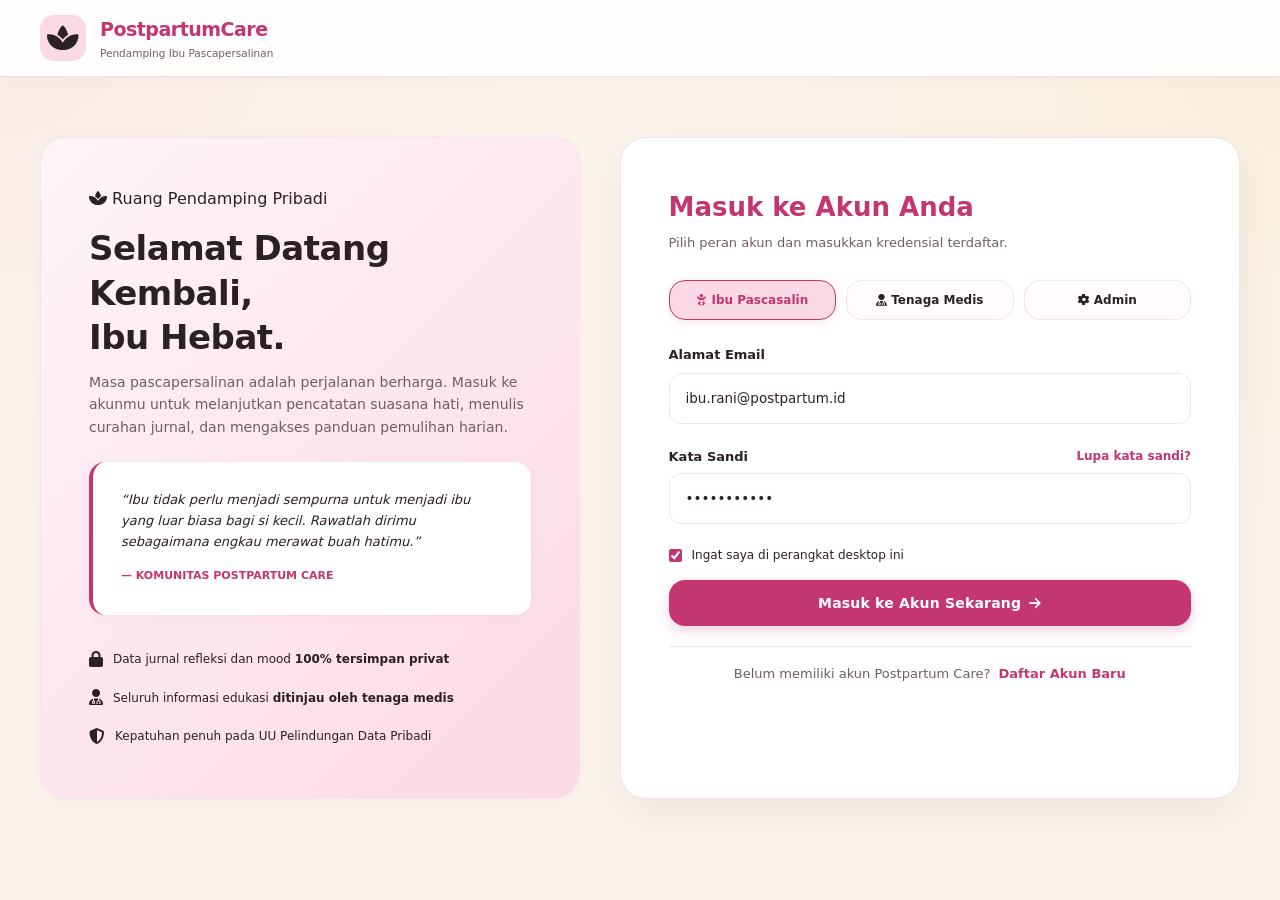
<file: index.html>
<!DOCTYPE html>
<html lang="id">

<head>
  <meta charset="UTF-8">
  <meta name="viewport" content="width=device-width, initial-scale=1.0">
  <title>Beranda — Postpartum Care</title>
  <link rel="preconnect" href="https://fonts.googleapis.com">
  <link rel="preconnect" href="https://fonts.gstatic.com" crossorigin>
  <link
    href="https://fonts.googleapis.com/css2?family=Plus+Jakarta+Sans:wght@400;500;600;700;800&family=Playfair+Display:ital,wght@0,600;1,600&display=swap"
    rel="stylesheet">
  <link rel="stylesheet" href="https://cdnjs.cloudflare.com/ajax/libs/font-awesome/6.5.2/css/all.min.css">
  <link rel="stylesheet" href="css/global.css">
  <link rel="stylesheet" href="css/dashboard.css">
  <script src="js/guard.js"></script>
</head>

<body>
  <div id="app-header"></div>

  <main class="main-content">
    <section class="tab-view active">
      <!-- Hero Welcome Banner -->
      <div class="hero-banner">
        <div class="hero-left">
          <div class="hero-badge"><i class="fa-solid fa-spa" aria-hidden="true"></i> Ruang Aman &amp; Hangat Ibu Baru
          </div>
          <h1 class="hero-title" id="hero-greeting">Halo, Ibu Rani!</h1>
          <p class="hero-phase" id="hero-phase">Hari ke-12 Masa Pascapersalinan (Fase Adaptasi Awal)</p>
          <p class="hero-text">
            Setiap hari membawa perubahan dan tantangan baru. Luangkan beberapa menit untuk memeluk diri sendiri,
            menarik napas panjang, dan mendengarkan kebutuhan tubuh serta hatimu.
          </p>
          <div class="disclaimer-badge">
            <span>Platform ini dirancang sebagai pendamping emosional &amp; kesejahteraan diri, <strong>bukan pengganti
                konsultasi atau diagnosis medis profesional</strong>.</span>
          </div>
        </div>
        <div class="hero-right">
          <div class="daily-quote-card">
            <span class="quote-mark">“</span>
            <p class="quote-text">Merawat diri sendiri bukanlah tindakan egois; ibu yang sejahtera adalah hadiah terbaik
              untuk si kecil.</p>
            <span class="quote-author">— Catatan Kebaikan Diri</span>
          </div>
        </div>
      </div>

      <!-- Quick Action Cards (3 Kolom) -->
      <h2 class="section-title">Aktivitas Hari Ini</h2>
      <div class="quick-grid">
        <!-- Card 1: Mood Check-In -->
        <div class="feature-card mood-card">
          <div class="card-header">
            <span class="card-icon-badge pink-badge"><i class="fa-solid fa-wand-magic-sparkles"
                aria-hidden="true"></i></span>
            <span class="card-status-badge alert-badge" id="dash-mood-status">Belum Diisi Hari Ini</span>
          </div>
          <h3 class="card-title">Mood Check-In</h3>
          <p class="card-desc">Pantau ritme perasaanmu secara berkala untuk mengenali perubahan emosi dan kebutuhan
            jeda.</p>
          <div class="card-preview" id="dash-mood-preview">
            <div class="mood-chips-mini" id="dash-mood-faces"></div>
          </div>
          <a class="btn btn-primary btn-block" href="mood.html">
            Catat Suasana Hati Sekarang <i class="fa-solid fa-arrow-right" aria-hidden="true"></i>
          </a>
        </div>

        <!-- Card 2: Micro-Relaxation -->
        <div class="feature-card relax-card">
          <div class="card-header">
            <span class="card-icon-badge warm-badge"><i class="fa-solid fa-headphones" aria-hidden="true"></i></span>
            <span class="card-status-badge ok-badge">Audio 3 Menit</span>
          </div>
          <h3 class="card-title">Micro-Relaxation</h3>
          <p class="card-desc">Latihan pernapasan terpandu untuk meredakan kaku otot bahu dan menenangkan overthinking.
          </p>
          <div class="card-preview">
            <div class="mini-player">
              <span class="pulse-dot"></span>
              <span class="mini-player-text">Pernapasan Tenang Ibu (03:00)</span>
            </div>
          </div>
          <a class="btn btn-secondary btn-block" href="relaxation.html">
            <i class="fa-solid fa-play" aria-hidden="true"></i> Putar Relaksasi Singkat
          </a>
        </div>

        <!-- Card 3: Daily Journal -->
        <div class="feature-card journal-card">
          <div class="card-header">
            <span class="card-icon-badge sunset-badge"><i class="fa-solid fa-book-open" aria-hidden="true"></i></span>
            <span class="card-status-badge ok-badge">Privat &amp; Aman</span>
          </div>
          <h3 class="card-title">Daily Journal</h3>
          <p class="card-desc">Tuliskan segala hal yang sedang membebani pikiran atau momen bahagia yang ingin Ibu
            syukuri.</p>
          <div class="card-preview">
            <p class="preview-snippet">"Hari ini terasa panjang, tapi melihat si kecil tersenyum membuat..."</p>
          </div>
          <a class="btn btn-outline btn-block" href="journal.html">Tulis Jurnal Harian</a>
        </div>
      </div>

      <!-- Articles Section -->
      <div class="section-row">
        <div class="section-heading">
          <h2 class="section-title">Panduan Edukasi Terpercaya Sesuai Fase</h2>
          <p class="section-sub">Informasi terverifikasi mengenai pemulihan fisik dan kesehatan mental di minggu ke-2
            pascasalin.</p>
        </div>
        <a class="btn-text" href="edukasi.html">Lihat Semua Artikel <i class="fa-solid fa-arrow-right"
            aria-hidden="true"></i></a>
      </div>

      <div class="article-grid-3">
        <div class="article-card" onclick="openArticleModal(0)">
          <div class="article-thumb" style="background: linear-gradient(135deg, #FBD9E5, #F283AF);">
            <span class="article-category">Kesehatan Mental</span>
          </div>
          <div class="article-body">
            <div class="article-meta"><i class="fa-regular fa-clock" aria-hidden="true"></i> 4 mnt baca • dr. Sarah
              Anindya, Sp.OG</div>
            <h3 class="article-title">Mengenali Baby Blues vs Depresi Pascapersalinan (PPD)</h3>
            <p class="article-snippet">Kapan tangisan emosional di minggu awal merupakan proses adaptasi normal, dan
              kapan memerlukan konsultasi profesional?</p>
            <span class="read-more">Baca Panduan Lengkap <i class="fa-solid fa-arrow-right" aria-hidden="true"></i></span>
          </div>
        </div>

        <div class="article-card" onclick="openArticleModal(1)">
          <div class="article-thumb" style="background: linear-gradient(135deg, #F3CC97, #FBD9E5);">
            <span class="article-category">Pemulihan Fisik</span>
          </div>
          <div class="article-body">
            <div class="article-meta"><i class="fa-regular fa-clock" aria-hidden="true"></i> 5 mnt baca • Bidan Nurul
              Aisyah</div>
            <h3 class="article-title">Panduan Merawat Luka Jahitan Caesar &amp; Normal di Rumah</h3>
            <p class="article-snippet">Tips menjaga higiene area luka, posisi tidur yang mengurangi rasa nyeri, serta
              tanda bahaya infeksi yang patut diwaspadai.</p>
            <span class="read-more">Baca Panduan Lengkap <i class="fa-solid fa-arrow-right" aria-hidden="true"></i></span>
          </div>
        </div>

        <div class="article-card" onclick="openArticleModal(2)">
          <div class="article-thumb" style="background: linear-gradient(135deg, #FBD9E5, #FBF4EB);">
            <span class="article-category">Perawatan Diri</span>
          </div>
          <div class="article-body">
            <div class="article-meta"><i class="fa-regular fa-clock" aria-hidden="true"></i> 3 mnt baca • Rina Kusuma,
              M.Psi.</div>
            <h3 class="article-title">Mengatasi Rasa Bersalah Ketika Merasa Kewalahan &amp; Butuh Jeda</h3>
            <p class="article-snippet">Membedah fenomena overthinking ibu baru dan bagaimana mengajak pasangan terlibat
              tanpa merasa menjadi beban.</p>
            <span class="read-more">Baca Panduan Lengkap <i class="fa-solid fa-arrow-right" aria-hidden="true"></i></span>
          </div>
        </div>
      </div>

      <!-- Professional Directory Banner -->
      <div class="pro-banner">
        <div class="pro-banner-content">
          <div class="pro-banner-badge">Layanan Dukungan Terpercaya</div>
          <h3 class="pro-banner-title">Butuh Teman Berbagi Cerita atau Bantuan Medis?</h3>
          <p class="pro-banner-desc">Jangan ragu menjangkau psikolog klinis, bidan, dan konselor laktasi kami yang
            berpengalaman mendampingi ibu pascapersalinan.</p>
        </div>
        <a class="btn btn-primary" href="bantuan.html">
          Lihat Direktori &amp; Jadwalkan Sesi <i class="fa-solid fa-arrow-right" aria-hidden="true"></i>
        </a>
      </div>
    </section>
  </main>

  <script src="js/data.js"></script>
  <script src="js/icons.js"></script>
  <script src="js/common.js"></script>
  <script src="js/beranda.js"></script>
</body>

</html>
</file>
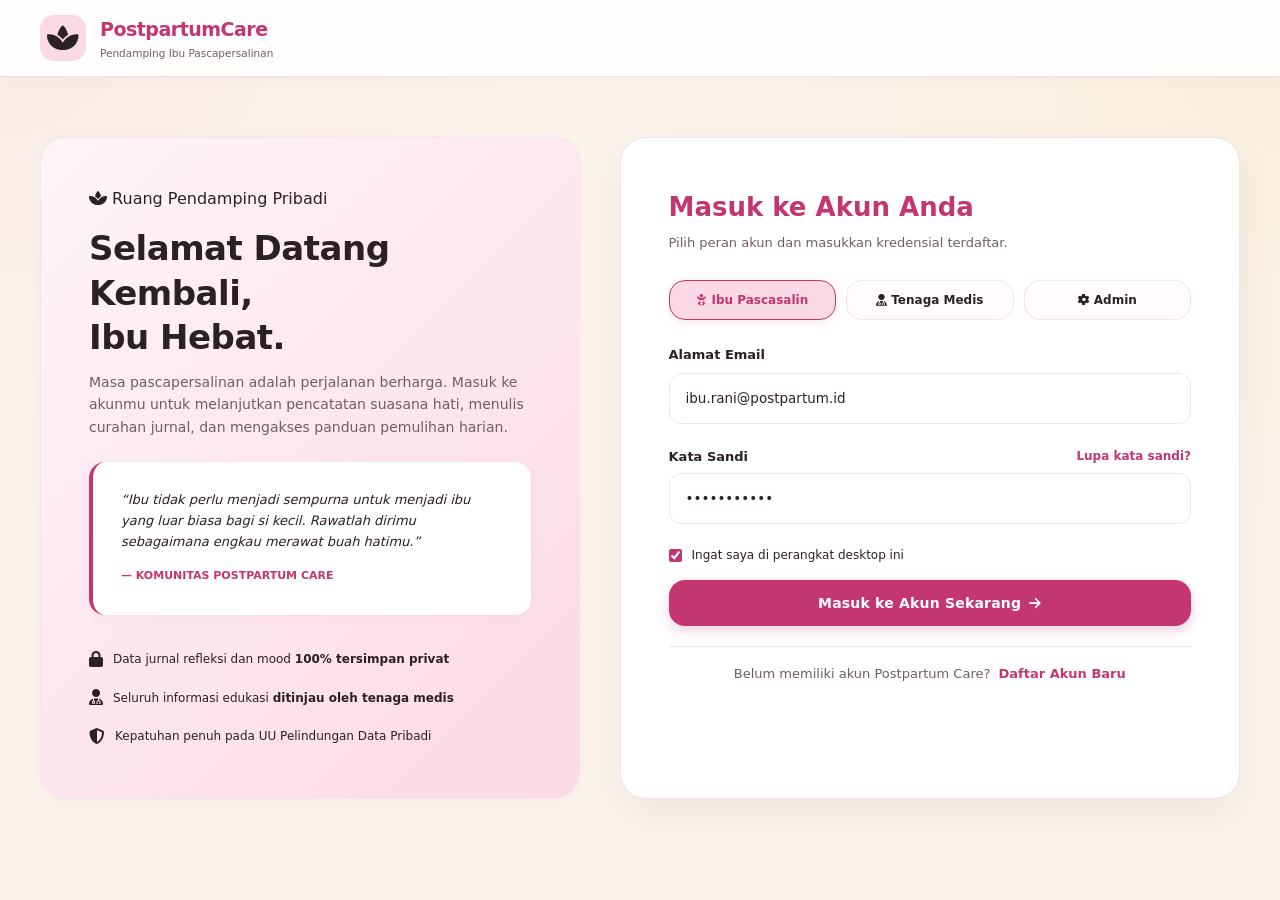
<file: bantuan.html>
<!DOCTYPE html>
<html lang="id">

<head>
  <meta charset="UTF-8">
  <meta name="viewport" content="width=device-width, initial-scale=1.0">
  <title>Bantuan Profesional — Postpartum Care</title>
  <link rel="preconnect" href="https://fonts.googleapis.com">
  <link rel="preconnect" href="https://fonts.gstatic.com" crossorigin>
  <link
    href="https://fonts.googleapis.com/css2?family=Plus+Jakarta+Sans:wght@400;500;600;700;800&family=Playfair+Display:ital,wght@0,600;1,600&display=swap"
    rel="stylesheet">
  <link rel="stylesheet" href="https://cdnjs.cloudflare.com/ajax/libs/font-awesome/6.5.2/css/all.min.css">
  <link rel="stylesheet" href="css/global.css">
  <link rel="stylesheet" href="css/dashboard.css">
  <script src="js/guard.js"></script>
</head>

<body>
  <div id="app-header"></div>

  <main class="main-content">
    <section id="tab-bantuan" class="tab-view active">
      <div class="page-header">
        <h1 class="page-title">Direktori Bantuan &amp; Konsultasi Profesional</h1>
        <p class="page-subtitle">Akses langsung ke tenaga profesional terverifikasi: psikolog klinis perinatal, dokter
          spesialis obstetri, dan bidan konselor laktasi.</p>
      </div>

      <div class="two-column-layout">
        <!-- Daftar Tenaga Profesional Kiri -->
        <div class="panel-card">
          <h2 class="panel-title">Daftar Tenaga Profesional Berlisensi</h2>
          <p class="panel-sub">Silakan pilih tenaga profesional untuk melihat jadwal dan melakukan reservasi.</p>

          <div class="pro-list" id="pro-list">
            <!-- Professional 1 -->
            <div class="pro-item selected"
              onclick="selectPro(this, 'Rina Kusuma, M.Psi., Psikolog', 'Psikolog Klinis Perinatal & Trauma Salin', 'Rp 200.000 / sesi')">
              <div class="pro-avatar"><i class="fa-solid fa-user-tie" aria-hidden="true"></i></div>
              <div class="pro-info">
                <div class="pro-top">
                  <h3 class="pro-name">Rina Kusuma, M.Psi., Psikolog</h3>
                  <span class="fee-badge">Rp 200.000 / sesi</span>
                </div>
                <span class="pro-spec">Psikolog Klinis Perinatal &amp; Manajemen Kecemasan Pascasalin</span>
                <span class="pro-lic">SIP: 1029/PSI/2020 • Pengalaman 8 Tahun</span>
                <div class="pro-media-chips">
                  <span><i class="fa-solid fa-video" aria-hidden="true"></i> Video Call</span>
                  <span><i class="fa-solid fa-comment-dots" aria-hidden="true"></i> Chat Intensif</span>
                </div>
              </div>
              <button class="btn btn-sm btn-primary"><i class="fa-solid fa-check" aria-hidden="true"></i> Dipilih</button>
            </div>

            <!-- Professional 2 -->
            <div class="pro-item"
              onclick="selectPro(this, 'Bidan Nurul Aisyah, S.Tr.Keb', 'Konselor Laktasi & Pendampingan Nifas', 'Rp 150.000 / sesi')">
              <div class="pro-avatar"><i class="fa-solid fa-user-doctor" aria-hidden="true"></i></div>
              <div class="pro-info">
                <div class="pro-top">
                  <h3 class="pro-name">Bidan Nurul Aisyah, S.Tr.Keb</h3>
                  <span class="fee-badge">Rp 150.000 / sesi</span>
                </div>
                <span class="pro-spec">Konselor Laktasi &amp; Perawatan Luka Pemulihan Nifas</span>
                <span class="pro-lic">KTA IBI: 8841/DKI • Pengalaman 12 Tahun</span>
                <div class="pro-media-chips">
                  <span><i class="fa-solid fa-video" aria-hidden="true"></i> Video Call</span>
                  <span><i class="fa-solid fa-comment-dots" aria-hidden="true"></i> Chat WhatsApp</span>
                </div>
              </div>
              <button class="btn btn-sm btn-outline">Pilih</button>
            </div>

            <!-- Professional 3 -->
            <div class="pro-item"
              onclick="selectPro(this, 'dr. Sarah Anindya, Sp.OG', 'Spesialis Obstetri & Ginekologi', 'Rp 250.000 / sesi')">
              <div class="pro-avatar"><i class="fa-solid fa-stethoscope" aria-hidden="true"></i></div>
              <div class="pro-info">
                <div class="pro-top">
                  <h3 class="pro-name">dr. Sarah Anindya, Sp.OG</h3>
                  <span class="fee-badge">Rp 250.000 / sesi</span>
                </div>
                <span class="pro-spec">Konsultasi Kesehatan Fisik Reproduksi &amp; Pasca-Operasi</span>
                <span class="pro-lic">STR: 3121002341 • RSUP Fatmawati</span>
                <div class="pro-media-chips">
                  <span><i class="fa-solid fa-video" aria-hidden="true"></i> Video Call</span>
                </div>
              </div>
              <button class="btn btn-sm btn-outline">Pilih</button>
            </div>
          </div>
        </div>

        <!-- Form Pemesanan & Status Kanan -->
        <div class="panel-card">
          <h2 class="panel-title">Formulir Permintaan Sesi Konsultasi</h2>
          <p class="panel-sub">Konfirmasi jadwal dan topik yang ingin didiskusikan.</p>

          <div class="selected-pro-banner" id="chosen-pro-banner">
            <span class="label">Tenaga Terpilih:</span>
            <strong id="chosen-pro-name">Rina Kusuma, M.Psi., Psikolog</strong>
            <span class="sub" id="chosen-pro-spec">Psikolog Klinis Perinatal</span>
          </div>

          <div class="form-group">
            <label class="form-label">Pilih Tanggal Sesi</label>
            <input type="date" id="booking-date" class="form-input" value="2026-11-12">
          </div>

          <div class="form-group">
            <label class="form-label">Pilih Jam Konsultasi</label>
            <div class="time-slots" id="booking-times">
              <button class="time-chip" onclick="selectTime(this)">10:00 WIB</button>
              <button class="time-chip active" onclick="selectTime(this)">14:00 WIB</button>
              <button class="time-chip" onclick="selectTime(this)">16:30 WIB</button>
              <button class="time-chip" onclick="selectTime(this)">19:30 WIB</button>
            </div>
          </div>

          <div class="form-group">
            <label class="form-label">Media Komunikasi</label>
            <select id="booking-media" class="form-input">
              <option value="Google Meet (Panggilan Video)">Google Meet (Panggilan Video)</option>
              <option value="WhatsApp Chat Interaktif">WhatsApp Chat Interaktif</option>
              <option value="Telepon Langsung">Panggilan Suara / Telepon</option>
            </select>
          </div>

          <div class="form-group">
            <label class="form-label">Keluhan atau Topik yang Ingin Disampaikan</label>
            <textarea id="booking-notes" class="form-textarea"
              placeholder="Contoh: Merasa sangat cemas setiap kali menjelang malam dan kesulitan membagi waktu istirahat..."></textarea>
          </div>

          <button class="btn btn-primary btn-block" onclick="submitBooking()">
            <i class="fa-solid fa-paper-plane" aria-hidden="true"></i> Kirim Permintaan Sesi Konsultasi
          </button>

          <!-- Status Permintaan Sesi Aktif -->
          <div class="booking-status-section">
            <h3 class="status-sec-title">Status Permintaan Sesi Terkini</h3>
            <div class="booking-status-card" id="booking-status-card">
              <div class="status-top">
                <span class="status-badge waiting"><i class="fa-solid fa-hourglass-half" aria-hidden="true"></i>
                  Menunggu Konfirmasi</span>
                <span class="status-date">12 Nov 2026 • 14:00 WIB</span>
              </div>
              <h4 class="status-pro">Rina Kusuma, M.Psi., Psikolog</h4>
              <p class="status-desc">Media: Google Meet Video Call. Tenaga profesional akan mengonfirmasi sesi dalam
                waktu maksimal 2 jam.</p>
            </div>
          </div>
        </div>
      </div>
    </section>
  </main>

  <script src="js/data.js"></script>
  <script src="js/icons.js"></script>
  <script src="js/common.js"></script>
  <script src="js/bantuan.js"></script>
</body>

</html>
</file>
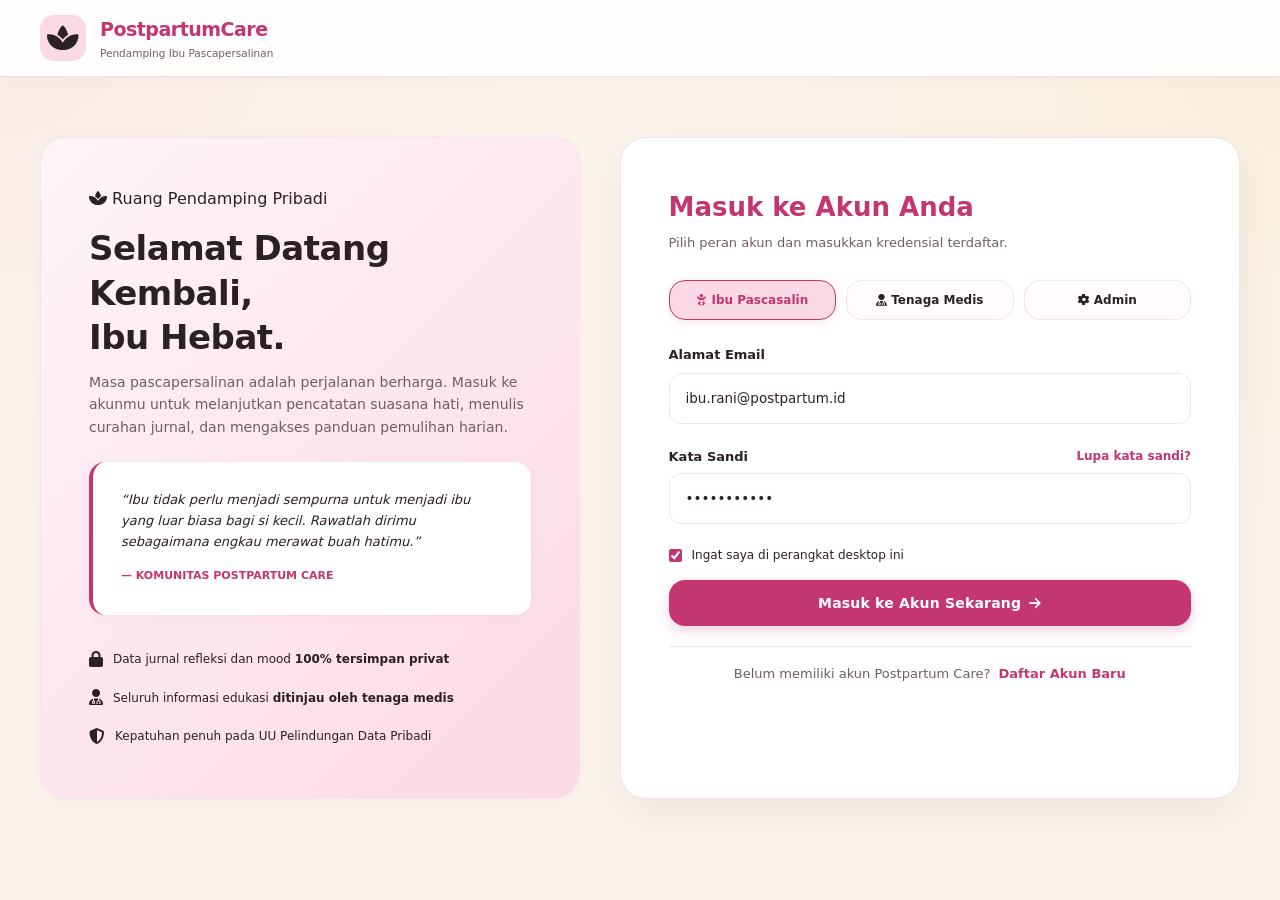
<file: edukasi.html>
<!DOCTYPE html>
<html lang="id">

<head>
  <meta charset="UTF-8">
  <meta name="viewport" content="width=device-width, initial-scale=1.0">
  <title>Edukasi — Postpartum Care</title>
  <link rel="preconnect" href="https://fonts.googleapis.com">
  <link rel="preconnect" href="https://fonts.gstatic.com" crossorigin>
  <link
    href="https://fonts.googleapis.com/css2?family=Plus+Jakarta+Sans:wght@400;500;600;700;800&family=Playfair+Display:ital,wght@0,600;1,600&display=swap"
    rel="stylesheet">
  <link rel="stylesheet" href="https://cdnjs.cloudflare.com/ajax/libs/font-awesome/6.5.2/css/all.min.css">
  <link rel="stylesheet" href="css/global.css">
  <link rel="stylesheet" href="css/dashboard.css">
  <script src="js/guard.js"></script>
</head>

<body>
  <div id="app-header"></div>

  <main class="main-content">
    <section id="tab-edukasi" class="tab-view active">
      <div class="page-header">
        <h1 class="page-title">Pusat Informasi &amp; Edukasi Pascapersalinan</h1>
        <p class="page-subtitle">Kumpulan artikel berbasis bukti medis dan literatur kesehatan perinatal yang disajikan
          dengan bahasa empatik dan mudah dipahami.</p>
      </div>

      <!-- Search & Filters -->
      <div class="filter-bar">
        <div class="search-input-wrapper">
          <span class="search-icon"><i class="fa-solid fa-magnifying-glass" aria-hidden="true"></i></span>
          <input type="text" id="article-search-input" class="search-input"
            placeholder="Cari topik artikel (contoh: baby blues, luka jahitan, asi, overthinking)..."
            onkeyup="filterArticles()">
        </div>
        <div class="category-pills" id="article-category-pills">
          <button class="cat-pill active" data-cat="all" onclick="filterCategory(this, 'all')">Semua Kategori</button>
          <button class="cat-pill" data-cat="Mental" onclick="filterCategory(this, 'Mental')">Kesehatan Mental</button>
          <button class="cat-pill" data-cat="Fisik" onclick="filterCategory(this, 'Fisik')">Pemulihan Fisik</button>
          <button class="cat-pill" data-cat="Laktasi" onclick="filterCategory(this, 'Laktasi')">Menyusui &amp;
            Bayi</button>
          <button class="cat-pill" data-cat="Nutrisi" onclick="filterCategory(this, 'Nutrisi')">Perawatan Diri &amp;
            Nutrisi</button>
        </div>
      </div>

      <!-- Article Grid -->
      <div class="articles-grid-all" id="articles-container"></div>
    </section>
  </main>

  <script src="js/data.js"></script>
  <script src="js/icons.js"></script>
  <script src="js/common.js"></script>
  <script src="js/edukasi.js"></script>
</body>

</html>
</file>
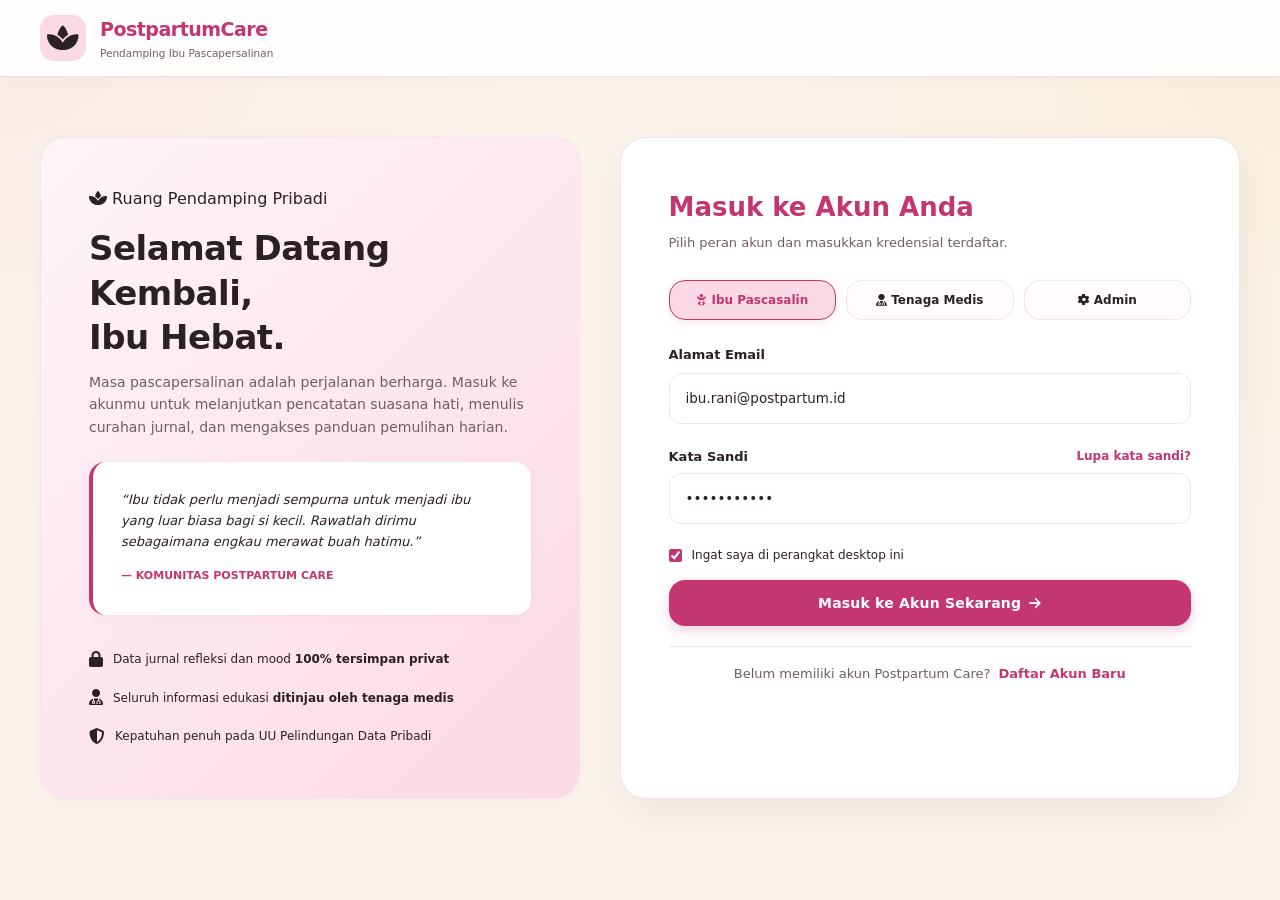
<file: journal.html>
<!DOCTYPE html>
<html lang="id">

<head>
  <meta charset="UTF-8">
  <meta name="viewport" content="width=device-width, initial-scale=1.0">
  <title>Daily Journal — Postpartum Care</title>
  <link rel="preconnect" href="https://fonts.googleapis.com">
  <link rel="preconnect" href="https://fonts.gstatic.com" crossorigin>
  <link
    href="https://fonts.googleapis.com/css2?family=Plus+Jakarta+Sans:wght@400;500;600;700;800&family=Playfair+Display:ital,wght@0,600;1,600&display=swap"
    rel="stylesheet">
  <link rel="stylesheet" href="https://cdnjs.cloudflare.com/ajax/libs/font-awesome/6.5.2/css/all.min.css">
  <link rel="stylesheet" href="css/global.css">
  <link rel="stylesheet" href="css/dashboard.css">
  <script src="js/guard.js"></script>
</head>

<body>
  <div id="app-header"></div>

  <main class="main-content">
    <section id="tab-journal" class="tab-view active">
      <div class="page-header">
        <h1 class="page-title">Daily Journal (Ruang Curahan Hati Privat)</h1>
        <p class="page-subtitle">Tempat yang sepenuhnya aman dan tertutup untuk mengekspresikan segala bentuk rasa
          lelah, haru, maupun cemas tanpa takut dihakimi.</p>
      </div>

      <div class="two-column-layout">
        <!-- Editor Jurnal Kiri -->
        <div class="panel-card">
          <div class="lock-indicator">
            <span><i class="fa-solid fa-lock" aria-hidden="true"></i> Terenkripsi &amp; Hanya Dapat Dilihat oleh
              <span id="journal-lock-user">Ibu Rani</span></span>
          </div>

          <div class="form-group">
            <label class="form-label">Judul Refleksi</label>
            <input type="text" id="journal-title" class="form-input"
              placeholder="Beri judul catatanmu hari ini (misal: Menangis sejenak lalu merasa lega)..."
              value="Hari ke-12: Belajar melepaskan ekspektasi menjadi ibu sempurna">
          </div>

          <div class="form-group">
            <label class="form-label">Pilih Tag Perasaan</label>
            <div class="tag-selector" id="journal-tags">
              <button class="tag-chip active" onclick="toggleChip(this)">#lelah</button>
              <button class="tag-chip active" onclick="toggleChip(this)">#bersyukur</button>
              <button class="tag-chip" onclick="toggleChip(this)">#cemas</button>
              <button class="tag-chip active" onclick="toggleChip(this)">#sayangBayi</button>
              <button class="tag-chip" onclick="toggleChip(this)">#kewalahan</button>
              <button class="tag-chip active" onclick="toggleChip(this)">#butuhJeda</button>
            </div>
          </div>

          <div class="form-group">
            <label class="form-label">Isi Curahan Hati</label>
            <textarea id="journal-body" class="form-textarea large"
              placeholder="Tuliskan apa saja yang mengganjal atau membuatmu terharu hari ini...">Hari ini tubuh terasa begitu lelah, tapi ketika melihat senyum kecil si bayi saat digendong, ada rasa hangat yang susah dijelaskan.

Terkadang aku merasa bersalah saat ingin beristirahat sejenak dan menyerahkan bayi ke suami, tapi aku perlahan belajar bahwa ibu yang bahagia dan cukup istirahat adalah yang terbaik untuk bayi.

Hari ini aku berhasil makan siang tepat waktu dan melakukan relaksasi napas 3 menit. Kemajuan kecil yang patut dirayakan.</textarea>
          </div>

          <div class="form-group">
            <label class="form-label">Voice Note (Opsional)</label>
            <div class="voice-note-box" id="voice-note-box">
              <div class="vn-controls">
                <button type="button" class="btn-vn-record" id="vn-record-btn" onclick="toggleRecording()">
                  <i class="fa-solid fa-microphone" aria-hidden="true"></i> Mulai Rekam
                </button>
                <div class="vn-recording" id="vn-recording" hidden>
                  <span class="vn-dot"></span>
                  <span>Merekam...</span>
                  <span class="vn-timer" id="vn-timer">00:00</span>
                </div>
              </div>
              <p class="vn-hint">Boleh isi teks saja, VN saja, atau keduanya. Rekaman tersimpan privat di perangkat ini.
              </p>
              <div class="vn-preview-wrap" id="vn-preview-wrap" hidden>
                <audio id="vn-preview" class="vn-preview" controls></audio>
                <div class="vn-preview-actions">
                  <button type="button" class="j-act-btn" onclick="startRecording()"><i
                      class="fa-solid fa-rotate-right" aria-hidden="true"></i> Rekam Ulang</button>
                  <button type="button" class="j-act-btn delete" onclick="clearVoiceNote()"><i
                      class="fa-solid fa-trash-can" aria-hidden="true"></i> Hapus VN</button>
                </div>
              </div>
            </div>
          </div>

          <div class="btn-row">
            <button class="btn btn-primary" onclick="saveJournalEntry()">
              <i class="fa-solid fa-floppy-disk" aria-hidden="true"></i> Simpan ke Jurnal Pribadi
            </button>
            <button class="btn btn-outline" onclick="requestResetJournalForm()">
              Batal / Reset
            </button>
          </div>
        </div>

        <!-- Daftar Jurnal Kanan -->
        <div class="panel-card">
          <div class="panel-header-row">
            <h2 class="panel-title">Daftar Jurnal Tersimpan</h2>
            <span class="badge-count" id="journal-count">3 Catatan</span>
          </div>

          <div class="search-box-mini">
            <input type="text" class="form-input" placeholder="Cari catatan atau tag perasaan..."
              onkeyup="filterJournal(this.value)">
          </div>

          <div class="journal-feed" id="journal-feed"></div>
        </div>
      </div>
    </section>
  </main>

  <script src="js/data.js"></script>
  <script src="js/icons.js"></script>
  <script src="js/common.js"></script>
  <script src="js/journal.js"></script>
</body>

</html>
</file>
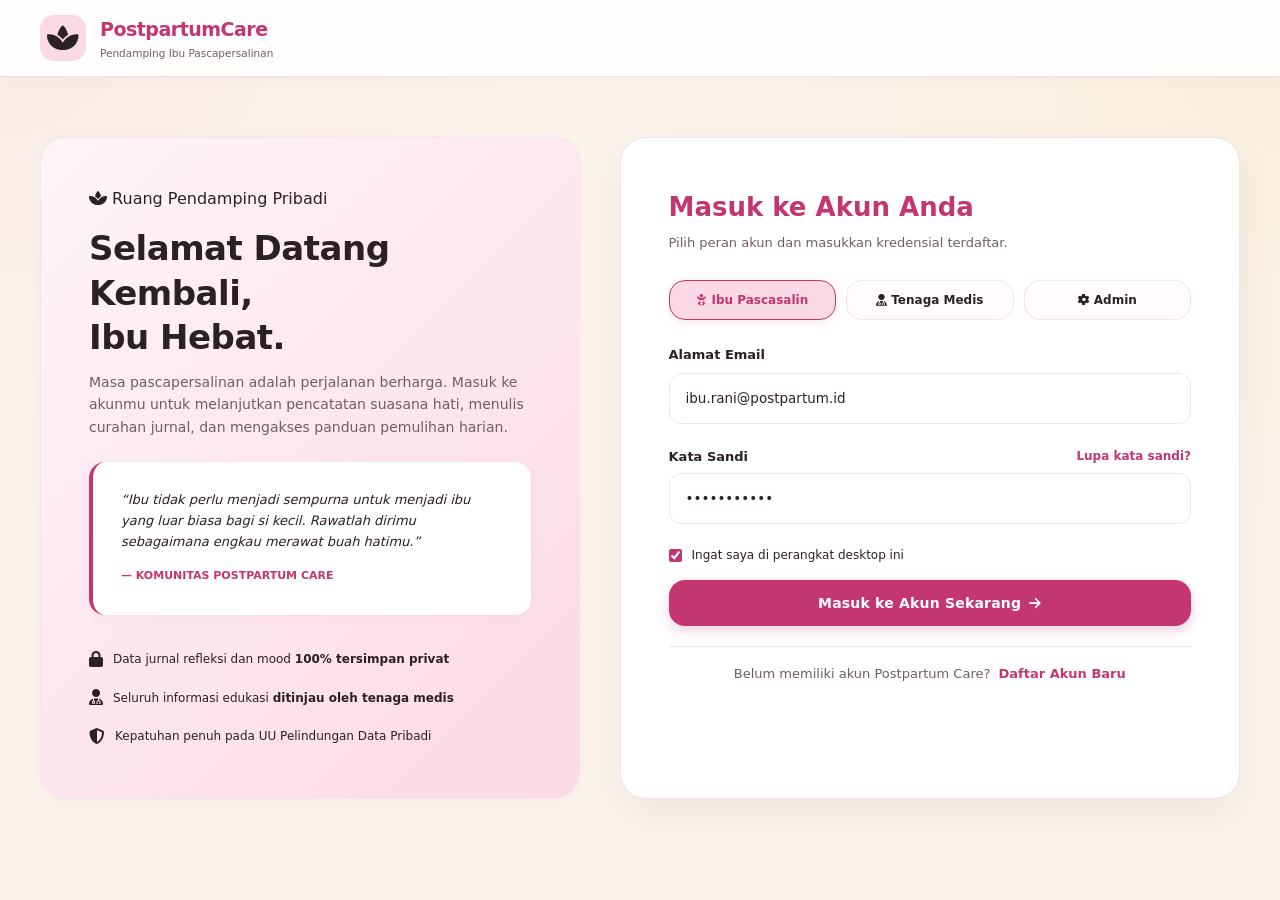
<file: login.html>
<!DOCTYPE html>
<html lang="id">

<head>
  <meta charset="UTF-8">
  <meta name="viewport" content="width=device-width, initial-scale=1.0">
  <title>Masuk — Postpartum Care</title>
  <link rel="preconnect" href="https://fonts.googleapis.com">
  <link rel="preconnect" href="https://fonts.gstatic.com" crossorigin>
  <link
    href="https://fonts.googleapis.com/css2?family=Plus+Jakarta+Sans:wght@400;500;600;700;800&family=Playfair+Display:ital,wght@0,600;1,600&display=swap"
    rel="stylesheet">
  <link rel="stylesheet" href="https://cdnjs.cloudflare.com/ajax/libs/font-awesome/6.5.2/css/all.min.css">
  <link rel="stylesheet" href="css/global.css">
  <link rel="stylesheet" href="css/auth.css">
  <script src="js/guard.js"></script>
</head>

<body>
  <div id="app-header"></div>

  <main class="main-content">
    <section id="tab-login" class="tab-view active">
      <div class="auth-page-container">
        <!-- Kolom Kiri: Branding & Pesan Empatik -->
        <div class="auth-brand-card">
          <div class="hero-badge"><i class="fa-solid fa-spa" aria-hidden="true"></i> Ruang Pendamping Pribadi</div>
          <h1 class="auth-hero-title">Selamat Datang Kembali,<br>Ibu Hebat.</h1>
          <p class="auth-hero-desc">
            Masa pascapersalinan adalah perjalanan berharga. Masuk ke akunmu untuk melanjutkan pencatatan suasana hati,
            menulis curahan jurnal, dan mengakses panduan pemulihan harian.
          </p>

          <div class="auth-quote-card">
            <p class="auth-quote-text">
              “Ibu tidak perlu menjadi sempurna untuk menjadi ibu yang luar biasa bagi si kecil. Rawatlah dirimu
              sebagaimana engkau merawat buah hatimu.”
            </p>
            <span class="auth-quote-author">— Komunitas Postpartum Care</span>
          </div>

          <div class="auth-trust-list">
            <div class="trust-item">
              <span class="trust-icon"><i class="fa-solid fa-lock" aria-hidden="true"></i></span>
              <span>Data jurnal refleksi dan mood <strong>100% tersimpan privat</strong></span>
            </div>
            <div class="trust-item">
              <span class="trust-icon"><i class="fa-solid fa-user-doctor" aria-hidden="true"></i></span>
              <span>Seluruh informasi edukasi <strong>ditinjau oleh tenaga medis</strong></span>
            </div>
            <div class="trust-item">
              <span class="trust-icon"><i class="fa-solid fa-shield-halved" aria-hidden="true"></i></span>
              <span>Kepatuhan penuh pada UU Pelindungan Data Pribadi</span>
            </div>
          </div>
        </div>

        <!-- Kolom Kanan: Formulir Login -->
        <div class="auth-form-card">
          <div class="auth-form-header">
            <h2 class="auth-title">Masuk ke Akun Anda</h2>
            <p class="auth-subtitle">Pilih peran akun dan masukkan kredensial terdaftar.</p>
          </div>

          <div class="role-selector-tabs">
            <button class="role-tab active" data-role="ibu" onclick="selectLoginRole('ibu')">
              <i class="fa-solid fa-baby" aria-hidden="true"></i> Ibu Pascasalin
            </button>
            <button class="role-tab" data-role="pro" onclick="selectLoginRole('pro')">
              <i class="fa-solid fa-user-doctor" aria-hidden="true"></i> Tenaga Medis
            </button>
            <button class="role-tab" data-role="admin" onclick="selectLoginRole('admin')">
              <i class="fa-solid fa-gear" aria-hidden="true"></i> Admin
            </button>
          </div>

          <form onsubmit="handleLoginSubmit(event)">
            <div class="form-group">
              <label class="form-label">Alamat Email</label>
              <input type="email" id="login-email" class="form-input" placeholder="nama@email.com"
                value="ibu.rani@postpartum.id" required>
            </div>

            <div class="form-group">
              <div class="label-with-link">
                <label class="form-label" style="margin-bottom: 0;">Kata Sandi</label>
                <a href="javascript:void(0)" class="form-link-subtle"
                  onclick="showToast('Fitur reset kata sandi dikirimkan ke email terdaftar.')">Lupa kata sandi?</a>
              </div>
              <input type="password" id="login-password" class="form-input" placeholder="Masukkan kata sandi..."
                value="password123" required>
            </div>

            <div class="form-group checkbox-group">
              <label class="checkbox-label">
                <input type="checkbox" id="login-remember" checked>
                <span>Ingat saya di perangkat desktop ini</span>
              </label>
            </div>

            <button type="submit" class="btn btn-primary btn-block auth-submit-btn">
              Masuk ke Akun Sekarang <i class="fa-solid fa-arrow-right" aria-hidden="true"></i>
            </button>
          </form>

          <div class="auth-switch-text">
            Belum memiliki akun Postpartum Care?
            <a class="btn-text-highlight" href="register.html">Daftar Akun Baru</a>
          </div>

        </div>
      </div>
    </section>
  </main>

  <script src="js/data.js"></script>
  <script src="js/icons.js"></script>
  <script src="js/common.js"></script>
  <script src="js/auth.js"></script>
</body>

</html>
</file>
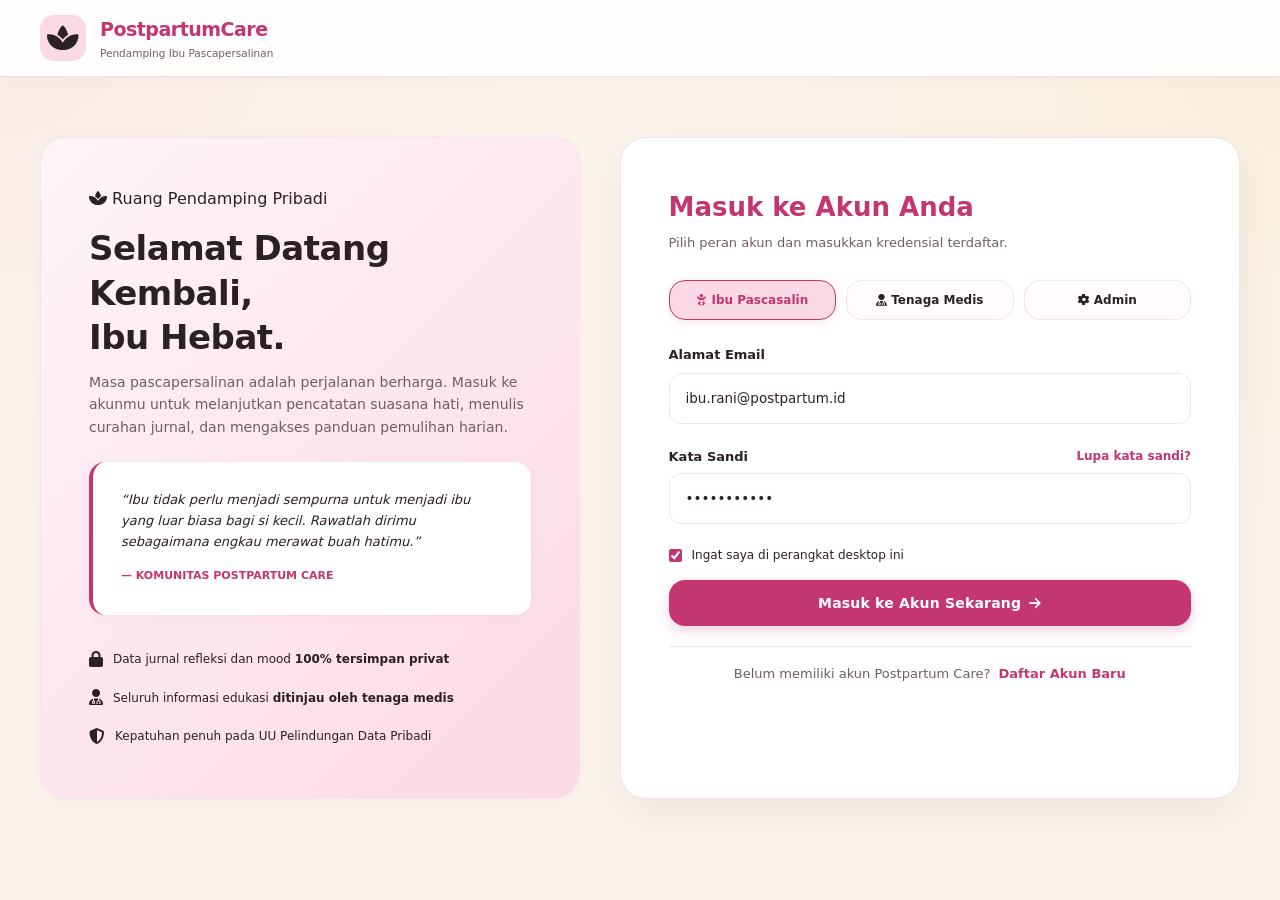
<file: mood.html>
<!DOCTYPE html>
<html lang="id">

<head>
  <meta charset="UTF-8">
  <meta name="viewport" content="width=device-width, initial-scale=1.0">
  <title>Mood Check-In — Postpartum Care</title>
  <link rel="preconnect" href="https://fonts.googleapis.com">
  <link rel="preconnect" href="https://fonts.gstatic.com" crossorigin>
  <link
    href="https://fonts.googleapis.com/css2?family=Plus+Jakarta+Sans:wght@400;500;600;700;800&family=Playfair+Display:ital,wght@0,600;1,600&display=swap"
    rel="stylesheet">
  <link rel="stylesheet" href="https://cdnjs.cloudflare.com/ajax/libs/font-awesome/6.5.2/css/all.min.css">
  <link rel="stylesheet" href="css/global.css">
  <link rel="stylesheet" href="css/dashboard.css">
  <script src="js/guard.js"></script>
</head>

<body>
  <div id="app-header"></div>

  <main class="main-content">
    <section id="tab-mood" class="tab-view active">
      <div class="page-header">
        <h1 class="page-title">Mood Check-In Harian</h1>
        <p class="page-subtitle">Pencatatan sederhana dan cepat untuk memahami ritme emosi serta memetakan faktor
          pemicunya.</p>
      </div>

      <div class="two-column-layout">
        <!-- Form Kolom Kiri -->
        <div class="panel-card">
          <h2 class="panel-title">1. Pilih Suasana Hati Saat Ini</h2>
          <p class="panel-sub">Bagaimana kondisi tubuh dan pikiran <span id="mood-user-name">Ibu Rani</span> saat ini?
          </p>

          <div class="mood-picker" id="mood-picker">
            <div class="mood-option" data-mood-key="senang" onclick="selectMood(this)">
              <span class="mood-emo" data-mood-face="senang"></span>
              <div class="mood-info">
                <strong>Senang / Tenang</strong>
                <span>Pikiran jernih, merasa damai</span>
              </div>
            </div>
            <div class="mood-option" data-mood-key="netral" onclick="selectMood(this)">
              <span class="mood-emo" data-mood-face="netral"></span>
              <div class="mood-info">
                <strong>Cukup Netral</strong>
                <span>Biasa saja, menjalani rutinitas</span>
              </div>
            </div>
            <div class="mood-option selected" data-mood-key="lelah" onclick="selectMood(this)">
              <span class="mood-emo" data-mood-face="lelah"></span>
              <div class="mood-info">
                <strong>Lelah / Kewalahan</strong>
                <span>Kurang tidur, energi terkuras</span>
              </div>
              <span class="sel-mark"><i class="fa-solid fa-check" aria-hidden="true"></i> Dipilih</span>
            </div>
            <div class="mood-option" data-mood-key="cemas" onclick="selectMood(this)">
              <span class="mood-emo" data-mood-face="cemas"></span>
              <div class="mood-info">
                <strong>Cemas / Khawatir</strong>
                <span>Banyak pikiran, overthinking</span>
              </div>
            </div>
            <div class="mood-option" data-mood-key="sedih" onclick="selectMood(this)">
              <span class="mood-emo" data-mood-face="sedih"></span>
              <div class="mood-info">
                <strong>Sedih / Rapuh</strong>
                <span>Mudah menangis, butuh pelukan</span>
              </div>
            </div>
          </div>

          <h2 class="panel-title" style="margin-top: 24px;">2. Faktor Pemicu (Bisa Pilih Lebih dari Satu)</h2>
          <div class="tag-selector" id="factor-tags">
            <button class="tag-chip active" onclick="toggleChip(this)">Kurang Tidur</button>
            <button class="tag-chip active" onclick="toggleChip(this)">Menyusui Sakit</button>
            <button class="tag-chip" onclick="toggleChip(this)">Dukungan Pasangan</button>
            <button class="tag-chip" onclick="toggleChip(this)">Nyeri Jahitan</button>
            <button class="tag-chip active" onclick="toggleChip(this)">Bayi Kolik/Rewel</button>
            <button class="tag-chip" onclick="toggleChip(this)">Pekerjaan Rumah</button>
            <button class="tag-chip" onclick="toggleChip(this)">Tamu Berkunjung</button>
          </div>

          <h2 class="panel-title" style="margin-top: 24px;">3. Catatan Refleksi Singkat (Opsional)</h2>
          <textarea id="mood-note" class="form-textarea"
            placeholder="Tuliskan jika ada momen spesifik atau keluhan fisik yang ingin Ibu ingat hari ini..."></textarea>

          <button class="btn btn-primary btn-block" style="margin-top: 20px;" onclick="saveMoodCheckin()">
            Simpan Catatan Mood Hari Ini
          </button>
        </div>

        <!-- Kolom Kanan: Riwayat & Insights -->
        <div class="panel-card">
          <div class="panel-header-row">
            <h2 class="panel-title">Riwayat Mood Terbaru</h2>
            <span class="badge-pill">Bulan Ini</span>
          </div>

          <div class="mood-chart-card">
            <div class="mood-chart-head">
              <div class="mood-chart-heading">
                <span class="mood-chart-title">Tren Suasana Hati</span>
                <span class="mood-chart-summary" id="mood-chart-summary"></span>
              </div>
              <label class="mood-chart-date-field">
                <span>Pilih tanggal</span>
                <input type="date" id="mood-chart-date" class="mood-chart-date"
                  onchange="changeMoodChartDate(this.value)">
              </label>
            </div>
            <div class="mood-chart-scroll">
              <div class="mood-chart" id="mood-chart"></div>
            </div>
            <div class="mood-chart-detail" id="mood-chart-detail"></div>
            <div class="mood-chart-legend" id="mood-chart-legend"></div>
          </div>

          <div class="history-list" id="mood-history-list"></div>
        </div>
      </div>
    </section>
  </main>

  <script src="js/data.js"></script>
  <script src="js/icons.js"></script>
  <script src="js/common.js"></script>
  <script src="js/mood.js"></script>
</body>

</html>
</file>
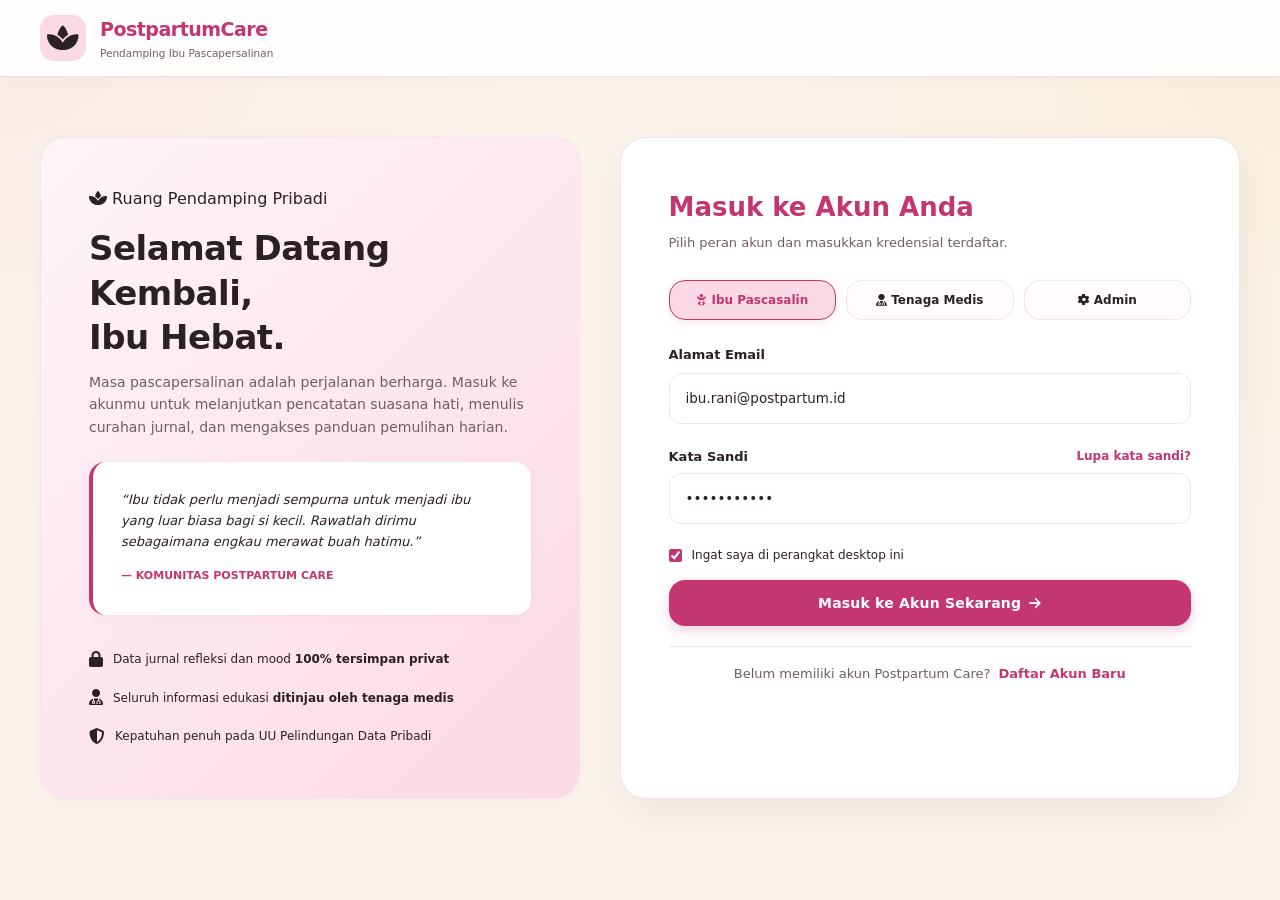
<file: profile.html>
<!DOCTYPE html>
<html lang="id">

<head>
  <meta charset="UTF-8">
  <meta name="viewport" content="width=device-width, initial-scale=1.0">
  <title>Profil Saya — Postpartum Care</title>
  <link rel="preconnect" href="https://fonts.googleapis.com">
  <link rel="preconnect" href="https://fonts.gstatic.com" crossorigin>
  <link
    href="https://fonts.googleapis.com/css2?family=Plus+Jakarta+Sans:wght@400;500;600;700;800&family=Playfair+Display:ital,wght@0,600;1,600&display=swap"
    rel="stylesheet">
  <link rel="stylesheet" href="https://cdnjs.cloudflare.com/ajax/libs/font-awesome/6.5.2/css/all.min.css">
  <link rel="stylesheet" href="css/global.css">
  <link rel="stylesheet" href="css/dashboard.css">
  <script src="js/guard.js"></script>
</head>

<body>
  <div id="app-header"></div>

  <main class="main-content">
    <section id="tab-profile" class="tab-view active">
      <div class="page-header">
        <h1 class="page-title">Profil Saya</h1>
        <p class="page-subtitle">Kelola nama, fase pemulihan, dan foto profil. Semua data tersimpan lokal di perangkat
          ini.</p>
      </div>

      <div class="panel-card profile-page-card">
        <form id="profile-form" onsubmit="saveProfileChanges(event)">
          <div class="profile-edit-head">
            <div class="profile-edit-avatar" id="profile-edit-avatar">R</div>
            <div class="profile-edit-photo">
              <div class="profile-edit-photo-actions">
                <button type="button" class="btn btn-sm btn-outline"
                  onclick="document.getElementById('profile-photo-input').click()">
                  <i class="fa-solid fa-camera" aria-hidden="true"></i> Ganti Foto
                </button>
                <button type="button" class="btn-text-highlight" id="profile-photo-remove"
                  onclick="removeProfilePhoto()">Hapus Foto</button>
              </div>
              <input type="file" id="profile-photo-input" accept="image/*" hidden
                onchange="handleProfilePhotoChange(event)">
              <p class="profile-edit-hint">JPG/PNG, maksimal 5 MB. Foto disimpan lokal di perangkat ini.</p>
            </div>
          </div>

          <div class="form-group">
            <label class="form-label" for="profile-name-input">Nama Lengkap</label>
            <input type="text" id="profile-name-input" class="form-input" maxlength="60" required
              oninput="updateProfileAvatarPreview()">
          </div>

          <div class="form-group">
            <label class="form-label" for="profile-email-input">Email (untuk login)</label>
            <input type="email" id="profile-email-input" class="form-input" disabled>
          </div>

          <div class="profile-edit-grid">
            <div class="form-group">
              <label class="form-label" for="profile-phase-input">Hari Pemulihan</label>
              <input type="number" id="profile-phase-input" class="form-input" min="0" max="365"
                placeholder="Contoh: 12">
            </div>
            <div class="form-group">
              <label class="form-label" for="profile-phone-input">No. Telepon</label>
              <input type="tel" id="profile-phone-input" class="form-input" maxlength="20"
                placeholder="08xxxxxxxxxx">
            </div>
          </div>

          <div class="form-group">
            <label class="form-label" for="profile-birth-input">Tanggal Lahir</label>
            <input type="date" id="profile-birth-input" class="form-input">
          </div>

          <div class="form-group">
            <label class="form-label" for="profile-bio-input">Bio Singkat</label>
            <textarea id="profile-bio-input" class="form-textarea" maxlength="160" rows="3"
              placeholder="Ceritakan sedikit tentang dirimu..." oninput="updateProfileBioCounter()"></textarea>
            <div class="profile-bio-counter" id="profile-bio-counter">0/160</div>
          </div>

          <div class="btn-row">
            <a class="btn btn-outline" href="index.html">Batal</a>
            <button type="submit" class="btn btn-primary">
              <i class="fa-solid fa-floppy-disk" aria-hidden="true"></i> Simpan Perubahan
            </button>
          </div>
        </form>
      </div>
    </section>
  </main>

  <script src="js/data.js"></script>
  <script src="js/icons.js"></script>
  <script src="js/common.js"></script>
  <script src="js/profile.js"></script>
</body>

</html>
</file>
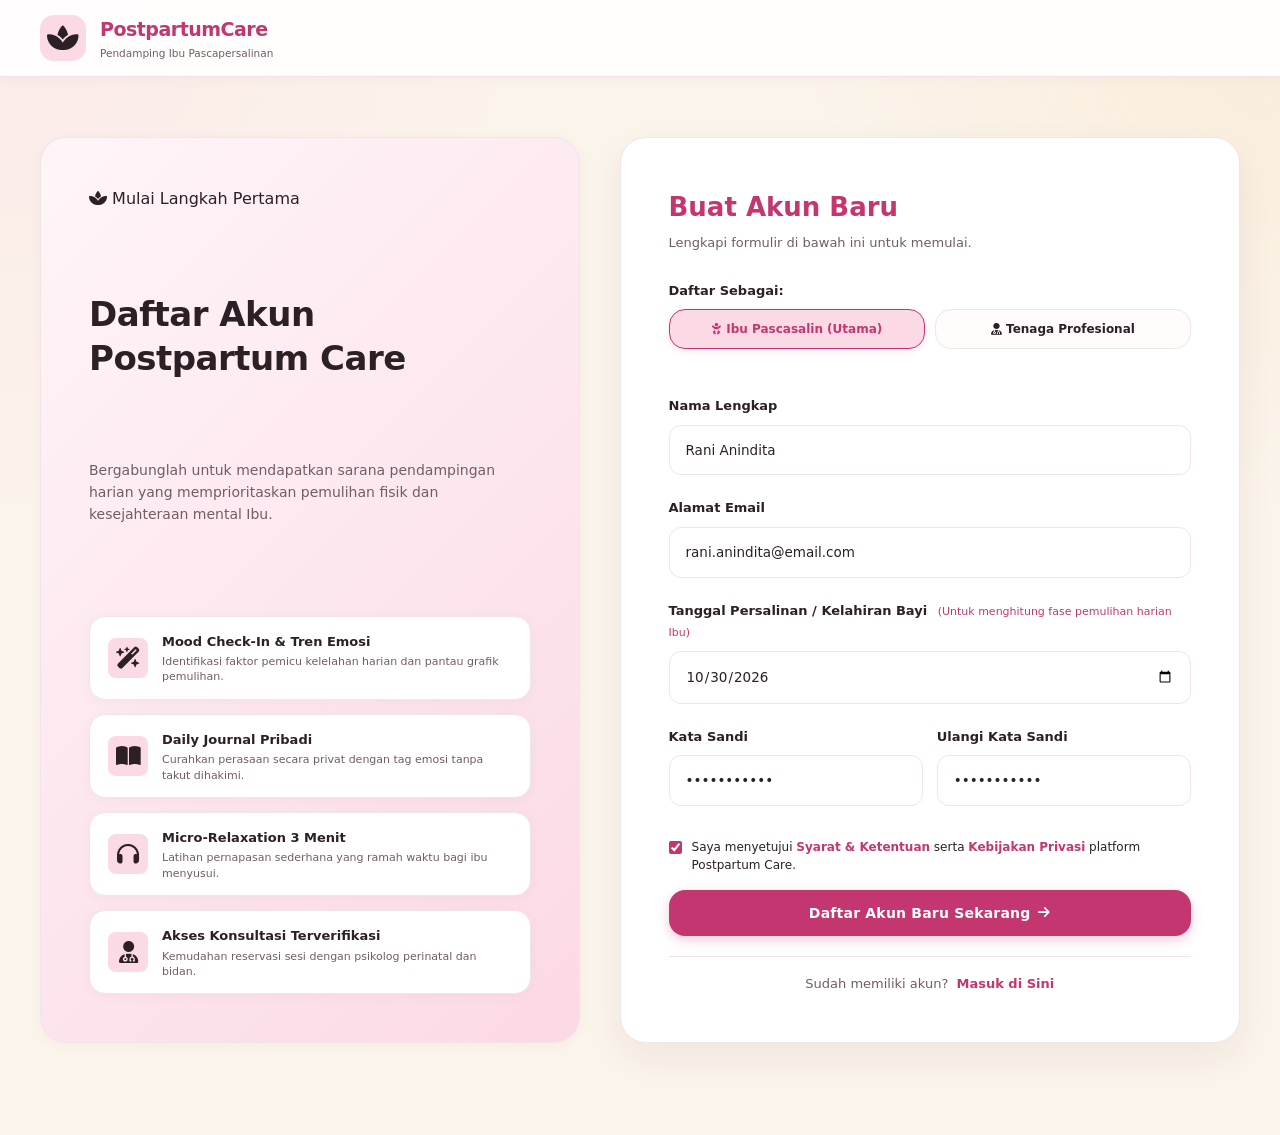
<file: register.html>
<!DOCTYPE html>
<html lang="id">

<head>
  <meta charset="UTF-8">
  <meta name="viewport" content="width=device-width, initial-scale=1.0">
  <title>Daftar — Postpartum Care</title>
  <link rel="preconnect" href="https://fonts.googleapis.com">
  <link rel="preconnect" href="https://fonts.gstatic.com" crossorigin>
  <link
    href="https://fonts.googleapis.com/css2?family=Plus+Jakarta+Sans:wght@400;500;600;700;800&family=Playfair+Display:ital,wght@0,600;1,600&display=swap"
    rel="stylesheet">
  <link rel="stylesheet" href="https://cdnjs.cloudflare.com/ajax/libs/font-awesome/6.5.2/css/all.min.css">
  <link rel="stylesheet" href="css/global.css">
  <link rel="stylesheet" href="css/auth.css">
  <script src="js/guard.js"></script>
</head>

<body>
  <div id="app-header"></div>

  <main class="main-content">
    <section id="tab-register" class="tab-view active">
      <div class="auth-page-container">
        <!-- Kolom Kiri: Manfaat Bergabung -->
        <div class="auth-brand-card">
          <div class="hero-badge"><i class="fa-solid fa-spa" aria-hidden="true"></i> Mulai Langkah Pertama</div>
          <h1 class="auth-hero-title">Daftar Akun<br>Postpartum Care</h1>
          <p class="auth-hero-desc">
            Bergabunglah untuk mendapatkan sarana pendampingan harian yang memprioritaskan pemulihan fisik dan
            kesejahteraan mental Ibu.
          </p>

          <div class="register-benefits">
            <div class="benefit-card">
              <div class="benefit-icon"><i class="fa-solid fa-wand-magic-sparkles" aria-hidden="true"></i></div>
              <div class="benefit-info">
                <h4>Mood Check-In &amp; Tren Emosi</h4>
                <p>Identifikasi faktor pemicu kelelahan harian dan pantau grafik pemulihan.</p>
              </div>
            </div>
            <div class="benefit-card">
              <div class="benefit-icon"><i class="fa-solid fa-book-open" aria-hidden="true"></i></div>
              <div class="benefit-info">
                <h4>Daily Journal Pribadi</h4>
                <p>Curahkan perasaan secara privat dengan tag emosi tanpa takut dihakimi.</p>
              </div>
            </div>
            <div class="benefit-card">
              <div class="benefit-icon"><i class="fa-solid fa-headphones" aria-hidden="true"></i></div>
              <div class="benefit-info">
                <h4>Micro-Relaxation 3 Menit</h4>
                <p>Latihan pernapasan sederhana yang ramah waktu bagi ibu menyusui.</p>
              </div>
            </div>
            <div class="benefit-card">
              <div class="benefit-icon"><i class="fa-solid fa-user-doctor" aria-hidden="true"></i></div>
              <div class="benefit-info">
                <h4>Akses Konsultasi Terverifikasi</h4>
                <p>Kemudahan reservasi sesi dengan psikolog perinatal dan bidan.</p>
              </div>
            </div>
          </div>
        </div>

        <!-- Kolom Kanan: Formulir Pendaftaran -->
        <div class="auth-form-card">
          <div class="auth-form-header">
            <h2 class="auth-title">Buat Akun Baru</h2>
            <p class="auth-subtitle">Lengkapi formulir di bawah ini untuk memulai.</p>
          </div>

          <div class="form-group">
            <label class="form-label">Daftar Sebagai:</label>
            <div class="role-selector-tabs">
              <button class="role-tab active" id="reg-role-ibu" onclick="selectRegRole('ibu')">
                <i class="fa-solid fa-baby" aria-hidden="true"></i> Ibu Pascasalin (Utama)
              </button>
              <button class="role-tab" id="reg-role-pro" onclick="selectRegRole('pro')">
                <i class="fa-solid fa-user-doctor" aria-hidden="true"></i> Tenaga Profesional
              </button>
            </div>
          </div>

          <form onsubmit="handleRegisterSubmit(event)">
            <div class="form-group">
              <label class="form-label">Nama Lengkap</label>
              <input type="text" id="reg-name" class="form-input" placeholder="Masukkan nama lengkap Anda..."
                value="Rani Anindita" required>
            </div>

            <div class="form-group">
              <label class="form-label">Alamat Email</label>
              <input type="email" id="reg-email" class="form-input" placeholder="nama@email.com"
                value="rani.anindita@email.com" required>
            </div>

            <div class="form-group" id="group-tgl-persalinan">
              <label class="form-label">
                Tanggal Persalinan / Kelahiran Bayi
                <span class="label-hint">(Untuk menghitung fase pemulihan harian Ibu)</span>
              </label>
              <input type="date" id="reg-birth-date" class="form-input" value="2026-10-30" required>
            </div>

            <div class="form-group" id="group-spesialisasi" style="display: none;">
              <label class="form-label">Spesialisasi &amp; Gelar Profesi</label>
              <input type="text" id="reg-specialization" class="form-input"
                placeholder="Contoh: Psikolog Klinis Perinatal / Bidan Konselor Laktasi">
            </div>

            <div class="form-row-2">
              <div class="form-group">
                <label class="form-label">Kata Sandi</label>
                <input type="password" id="reg-password" class="form-input" placeholder="Minimal 8 karakter..."
                  value="password123" required>
              </div>
              <div class="form-group">
                <label class="form-label">Ulangi Kata Sandi</label>
                <input type="password" id="reg-password-confirm" class="form-input" placeholder="Ulangi kata sandi..."
                  value="password123" required>
              </div>
            </div>

            <div class="form-group checkbox-group">
              <label class="checkbox-label">
                <input type="checkbox" id="reg-agree" checked required>
                <span>Saya menyetujui <a href="javascript:void(0)" class="form-link-subtle">Syarat &amp;
                    Ketentuan</a> serta <a href="javascript:void(0)" class="form-link-subtle">Kebijakan Privasi</a>
                  platform Postpartum Care.</span>
              </label>
            </div>

            <button type="submit" class="btn btn-primary btn-block auth-submit-btn">
              Daftar Akun Baru Sekarang <i class="fa-solid fa-arrow-right" aria-hidden="true"></i>
            </button>
          </form>

          <div class="auth-switch-text">
            Sudah memiliki akun?
            <a class="btn-text-highlight" href="login.html">Masuk di Sini</a>
          </div>
        </div>
      </div>
    </section>
  </main>

  <script src="js/data.js"></script>
  <script src="js/icons.js"></script>
  <script src="js/common.js"></script>
  <script src="js/auth.js"></script>
</body>

</html>
</file>
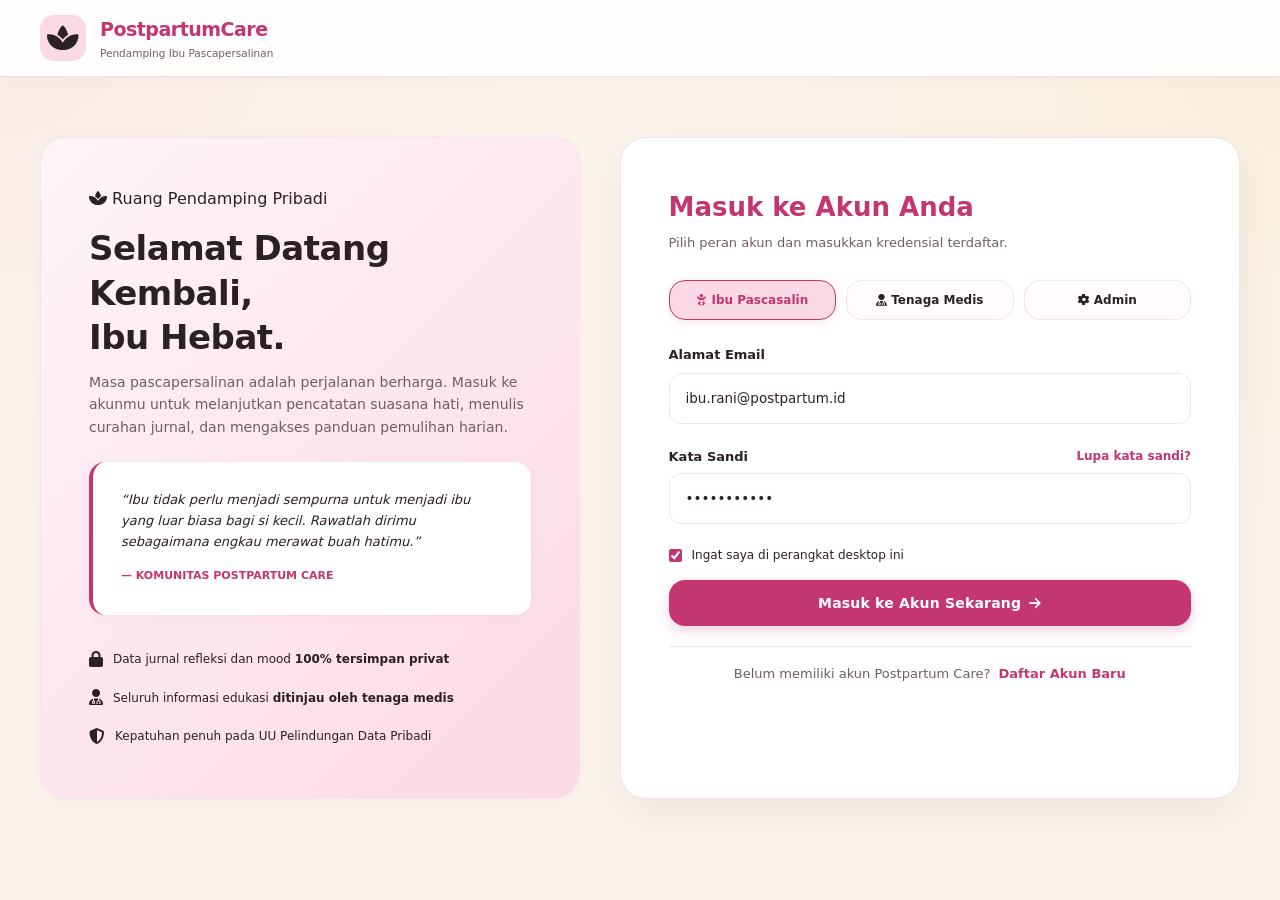
<file: relaxation.html>
<!DOCTYPE html>
<html lang="id">

<head>
  <meta charset="UTF-8">
  <meta name="viewport" content="width=device-width, initial-scale=1.0">
  <title>Micro-Relaxation — Postpartum Care</title>
  <link rel="preconnect" href="https://fonts.googleapis.com">
  <link rel="preconnect" href="https://fonts.gstatic.com" crossorigin>
  <link
    href="https://fonts.googleapis.com/css2?family=Plus+Jakarta+Sans:wght@400;500;600;700;800&family=Playfair+Display:ital,wght@0,600;1,600&display=swap"
    rel="stylesheet">
  <link rel="stylesheet" href="https://cdnjs.cloudflare.com/ajax/libs/font-awesome/6.5.2/css/all.min.css">
  <link rel="stylesheet" href="css/global.css">
  <link rel="stylesheet" href="css/dashboard.css">
  <script src="js/guard.js"></script>
</head>

<body>
  <div id="app-header"></div>

  <main class="main-content">
    <section id="tab-relaxation" class="tab-view active">
      <div class="page-header center">
        <h1 class="page-title">Micro-Relaxation: Jeda 3 Menit Ibu</h1>
        <p class="page-subtitle">Dirancang khusus untuk ibu pascapersalinan: singkat, mudah dilakukan di mana saja saat
          bayi tidur atau sedang menyusui.</p>
      </div>

      <!-- Main Audio & Breathing Guide Player -->
      <div class="relaxation-box">
        <div class="relax-header">
          <span class="badge-pill">Sesi Terpilih</span>
          <h2 class="relax-title" id="relax-track-title">Pernapasan Tenang &amp; Pelepasan Beban Pundak</h2>
          <p class="relax-meta">Audio panduan suara lembut dengan instrumen alam pengantar relaksasi</p>
        </div>

        <!-- Breathing Interactive Circle -->
        <div class="breathing-container">
          <div class="breathing-circle-outer" id="breath-circle">
            <div class="breathing-circle-inner">
              <span class="breath-action" id="breath-text">Tarik Napas</span>
              <span class="breath-timer" id="breath-count">4 Detik</span>
            </div>
          </div>
        </div>

        <!-- Audio Timer & Progress Bar -->
        <div class="player-controls-container">
          <div class="time-readout">
            <span id="player-current-time">00:00</span>
            <span class="time-divider">/</span>
            <span id="player-total-time">03:00</span>
          </div>

          <div class="progress-bar-bg" onclick="seekAudio(event)">
            <div class="progress-bar-fill" id="player-progress"></div>
          </div>

          <div class="media-buttons">
            <button class="btn-ctrl" onclick="rewindAudio(10)" title="Mundur 10 detik">
              <i class="fa-solid fa-rotate-left" aria-hidden="true"></i> 10s
            </button>
            <button class="btn-ctrl-play" id="btn-play-pause" onclick="togglePlayAudio()" title="Putar">
              <span id="play-icon"><i class="fa-solid fa-play" aria-hidden="true"></i></span>
            </button>
            <button class="btn-ctrl" onclick="stopAudio()" title="Hentikan audio">
              <i class="fa-solid fa-stop" aria-hidden="true"></i> Stop
            </button>
          </div>
        </div>
      </div>

      <!-- Other 3-Minute Modules -->
      <h2 class="section-title" style="margin-top: 40px;">Pilihan Sesi Relaksasi 3 Menit Lainnya</h2>
      <div class="sessions-grid">
        <div class="session-card active-session" onclick="selectSession('Pernapasan Tenang & Pelepasan Beban Pundak')">
          <div class="session-badge">Sesi 1 • 3 Menit</div>
          <h3 class="session-title">Pernapasan Tenang &amp; Beban Pundak</h3>
          <p class="session-desc">Fokus melepaskan ketegangan di area leher dan bahu akibat posisi menggendong.</p>
          <span class="session-action"><i class="fa-solid fa-circle-check" aria-hidden="true"></i> Sedang Dipilih</span>
        </div>

        <div class="session-card" onclick="selectSession('Afirmasi Kebaikan Diri Ibu Baru')">
          <div class="session-badge">Sesi 2 • 3 Menit</div>
          <h3 class="session-title">Afirmasi Kebaikan Diri Ibu Baru</h3>
          <p class="session-desc">Kalimat penerimaan diri dan afirmasi hangat untuk meredakan rasa bersalah.</p>
          <span class="session-action"><i class="fa-solid fa-play" aria-hidden="true"></i> Putar Sesi Ini</span>
        </div>

        <div class="session-card" onclick="selectSession('Relaksasi Sebelum Tidur Singkat (Power Nap)')">
          <div class="session-badge">Sesi 3 • 3 Menit</div>
          <h3 class="session-title">Relaksasi Menjelang Power Nap</h3>
          <p class="session-desc">Menurunkan frekuensi gelombang otak agar tidur 30 menit terasa sangat menyegarkan.</p>
          <span class="session-action"><i class="fa-solid fa-play" aria-hidden="true"></i> Putar Sesi Ini</span>
        </div>
      </div>
    </section>
  </main>

  <script src="js/data.js"></script>
  <script src="js/icons.js"></script>
  <script src="js/common.js"></script>
  <script src="js/relaxation.js"></script>
</body>

</html>
</file>
<file: css/global.css>
/* ============================================================
   POSTPARTUM CARE — GLOBAL STYLES
   Base, header, layout, buttons, forms, modal, toast.
   ============================================================ */

/* ===== Base & Variabel ===== */
* {
  box-sizing: border-box;
    margin: 0;
    padding: 0;
}


/* ===== Header & Navigasi ===== */
.nav-links {
  display: flex;
    align-items: center;
    gap: 8px;
}

.nav-item {
  background: none;
    border: none;
    padding: 10px 16px;
    border-radius: var(--radius-pill);
    font-family: var(--font-main);
    font-size: 14px;
    font-weight: 600;
    color: var(--color-text-dark);
    cursor: pointer;
    display: flex;
    align-items: center;
    gap: 8px;
    transition: all 0.2s ease;
}

.nav-item:hover {
  background-color: var(--color-blush);
    color: var(--color-raspberry-rose);
}

.nav-item.active {
  background-color: var(--color-blush);
    color: var(--color-raspberry-rose);
    box-shadow: 0 2px 6px rgba(196, 54, 112, 0.12);
}

.nav-icon {
  font-size: 16px;
}

.user-meta {
  display: flex;
    flex-direction: column;
}

.user-name {
  font-size: 13px;
    font-weight: 700;
    color: var(--color-text-dark);
    line-height: 1.2;
    white-space: nowrap;
}


/* ===== Layout & Tipografi ===== */
.tab-view {
  display: none;
    animation: fadeIn 0.3s ease;
}

.tab-view.active {
  display: block;
}


/* ===== Tautan & Ikon ===== */
@keyframes fadeIn {
  from {
    opacity: 0;
    transform: translateY(6px);
  }

  to {
    opacity: 1;
    transform: translateY(0);
  }
}


/* ===== Layout & Tipografi ===== */
.page-header.center {
  text-align: center;
    max-width: 760px;
    margin-left: auto;
    margin-right: auto;
}

.section-sub {
  font-size: 13px;
    color: var(--color-text-muted);
}


/* ===== Tombol ===== */
.btn {
  display: inline-flex;
    align-items: center;
    justify-content: center;
    gap: 8px;
    padding: 12px 22px;
    border-radius: var(--radius-md);
    font-family: var(--font-main);
    font-size: 14px;
    font-weight: 700;
    cursor: pointer;
    border: none;
    transition: all 0.2s ease;
    text-decoration: none;
}

.btn-block {
  width: 100%;
}

.btn-primary {
  background-color: var(--color-raspberry-rose);
    color: var(--color-white);
    box-shadow: 0 4px 12px rgba(196, 54, 112, 0.25);
}

.btn-primary:hover {
  background-color: #AD2B60;
    box-shadow: 0 6px 16px rgba(196, 54, 112, 0.35);
}

.btn-secondary {
  background-color: var(--color-tickle-me-pink);
    color: var(--color-white);
}

.btn-secondary:hover {
  background-color: #E26899;
}

.btn-outline {
  background-color: var(--color-white);
    border: 1px solid var(--color-border);
    color: var(--color-raspberry-rose);
}

.btn-outline:hover {
  background-color: var(--color-blush);
}

.btn-sm {
  padding: 6px 14px;
    font-size: 12px;
    border-radius: var(--radius-sm);
}

.btn-text {
  background: none;
    border: none;
    color: var(--color-raspberry-rose);
    font-weight: 700;
    font-size: 13px;
    cursor: pointer;
}

.btn-text:hover {
  text-decoration: underline;
}


/* ===== Form ===== */
.form-input:focus {
  border-color: var(--color-raspberry-rose);
    box-shadow: 0 0 0 3px rgba(196, 54, 112, 0.1);
}

.form-textarea:focus {
  border-color: var(--color-raspberry-rose);
    box-shadow: 0 0 0 3px rgba(196, 54, 112, 0.1);
}

.form-textarea.large {
  min-height: 200px;
}


/* ===== Modal & Notifikasi ===== */
.modal-backdrop {
  position: fixed;
    top: 0;
    left: 0;
    width: 100vw;
    height: 100vh;
    background-color: rgba(46, 34, 40, 0.6);
    backdrop-filter: blur(4px);
    z-index: 1000;
    display: none;
    align-items: center;
    justify-content: center;
    padding: 24px;
}

.modal-backdrop.open {
  display: flex;
}

.modal-content {
  background-color: var(--color-white);
    border-radius: var(--radius-lg);
    max-width: 680px;
    width: 100%;
    max-height: 85vh;
    overflow-y: auto;
    padding: 36px;
    position: relative;
    box-shadow: var(--shadow-lg);
}

.modal-close {
  position: absolute;
    top: 20px;
    right: 20px;
    background: var(--color-champagne);
    border: none;
    width: 32px;
    height: 32px;
    border-radius: 50%;
    font-size: 14px;
    cursor: pointer;
    display: flex;
    align-items: center;
    justify-content: center;
}

.modal-category {
  font-size: 12px;
    font-weight: 700;
    color: var(--color-raspberry-rose);
    text-transform: uppercase;
    letter-spacing: 0.5px;
    margin-bottom: 8px;
}

.modal-title {
  font-size: 22px;
    font-weight: 800;
    color: var(--color-text-dark);
    margin-bottom: 8px;
    line-height: 1.3;
}

.modal-author {
  font-size: 12px;
    color: var(--color-text-muted);
    margin-bottom: 20px;
    padding-bottom: 12px;
    border-bottom: 1px solid var(--color-border);
}

.modal-body {
  font-size: 14px;
    line-height: 1.7;
    color: var(--color-text-dark);
    margin-bottom: 24px;
}

.modal-body p {
  margin-bottom: 14px;
}

.modal-body h4 {
  font-size: 16px;
    font-weight: 700;
    color: var(--color-raspberry-rose);
    margin-top: 18px;
    margin-bottom: 8px;
}

.modal-footer {
  display: flex;
    justify-content: flex-end;
}

.toast {
  position: fixed;
    bottom: 24px;
    right: 24px;
    background-color: var(--color-text-dark);
    color: var(--color-white);
    padding: 12px 22px;
    border-radius: var(--radius-md);
    font-size: 13px;
    font-weight: 600;
    box-shadow: var(--shadow-lg);
    opacity: 0;
    transform: translateY(20px);
    transition: all 0.3s ease;
    z-index: 2000;
    pointer-events: none;
}

.toast.show {
  opacity: 1;
    transform: translateY(0);
}


/* ===== Header & Navigasi ===== */
.header-actions {
  display: flex;
    align-items: center;
    gap: 12px;
}


/* ===== Tombol ===== */
.btn-text-highlight {
  background: none;
    border: none;
    color: var(--color-raspberry-rose);
    font-weight: 800;
    cursor: pointer;
    font-size: 13px;
    margin-left: 4px;
}

.btn-text-highlight:hover {
  text-decoration: underline;
}


/* ===== Base & Variabel ===== */
button {
  font-family: var(--font-main);
}

input {
  font-family: var(--font-main);
}

textarea {
  font-family: var(--font-main);
}

select {
  font-family: var(--font-main);
}


/* ===== Header & Navigasi ===== */
.app-header .nav-links {
  gap: 2px;
}

.app-header .nav-item .nav-icon:empty {
  display: none;
}

@media (max-width: 1320px) {

  /* ===== Responsif Global ===== */
  .app-header .nav-item {
    padding: 8px 9px;
        font-size: 12px;
  }

}


/* ===== Base & Variabel ===== */
:root {
  --color-champagne: #FBF4EB;
    --color-blush: #FBD9E5;
    --color-cherry-blossom: #F7C5D7;
    --color-tickle-me-pink: #F283AF;
    --color-raspberry-rose: #C43670;
    --color-sunset: #F3CC97;
    --color-white: #FFFFFF;
    --color-card-bg: #FFFFFF;
    --radius-sm: 8px;
    --radius-pill: 999px;
    --font-main: 'Poppins', system-ui, -apple-system, BlinkMacSystemFont, 'Segoe UI', sans-serif;
    --font-serif: 'Poppins', system-ui, -apple-system, sans-serif;
    --color-text-dark: #2B2025;
    --color-text-muted: #705D66;
    --color-border: #F0E5E9;
    --color-card-subtle: #FFFCFB;
    --shadow-sm: 0 2px 14px rgba(80, 33, 52, 0.035);
    --shadow-md: 0 14px 36px rgba(80, 33, 52, 0.065);
    --shadow-lg: 0 24px 60px rgba(80, 33, 52, 0.10);
    --radius-md: 16px;
    --radius-lg: 24px;
}

body {
  font-family: var(--font-main);
    background-color: var(--color-champagne);
    color: var(--color-text-dark);
    min-height: 100vh;
    display: flex;
    flex-direction: column;
    line-height: 1.65;
    -webkit-font-smoothing: antialiased;
    text-rendering: optimizeLegibility;
}


/* ===== Tautan & Ikon ===== */
body:not(.landing-active) {
  background:
      radial-gradient(circle at 0% 0%, rgba(251, 217, 229, 0.38), transparent 32rem),
      radial-gradient(circle at 100% 4%, rgba(243, 204, 151, 0.18), transparent 30rem),
      var(--color-champagne);
    background-attachment: fixed;
}


/* ===== Header & Navigasi ===== */
.app-header {
  border-bottom: 1px solid var(--color-border);
    position: sticky;
    top: 0;
    z-index: 100;
    box-shadow: var(--shadow-sm);
    background-color: rgba(255, 255, 255, 0.9);
    border-bottom-color: rgba(236, 215, 222, 0.72);
    backdrop-filter: blur(18px);
}

.header-container {
  margin: 0 auto;
    display: flex;
    align-items: center;
    justify-content: space-between;
    max-width: 1320px;
    height: 76px;
    padding: 0 40px;
}

.brand-logo {
  display: flex;
    align-items: center;
    cursor: pointer;
    user-select: none;
    gap: 14px;
}

.logo-icon {
  font-size: 28px;
    display: flex;
    align-items: center;
    justify-content: center;
    background-color: var(--color-blush);
    width: 46px;
    height: 46px;
    border-radius: 14px;
}

.logo-title {
  font-weight: 800;
    color: var(--color-raspberry-rose);
    letter-spacing: -0.5px;
    display: block;
    font-size: 19px;
}

.logo-sub {
  color: var(--color-text-muted);
    font-weight: 500;
    display: block;
    font-size: 10.5px;
    white-space: nowrap;
}

.app-header .nav-item {
  white-space: nowrap;
    border-radius: 12px;
    padding: 10px 14px;
    font-size: 13px;
}

.app-header .nav-item.active {
  box-shadow: none;
}

.user-chip {
  display: flex;
    align-items: center;
    gap: 12px;
    border: 1px solid var(--color-blush);
    border-radius: var(--radius-pill);
    padding: 6px 16px 6px 8px;
    background-color: #FFF8FA;
    cursor: pointer;
    flex-shrink: 0;
    transition: background-color 0.2s ease, border-color 0.2s ease, box-shadow 0.2s ease;
}

.user-chip:hover {
  background-color: var(--color-blush);
    border-color: var(--color-cherry-blossom);
}

.user-chip.active {
  background-color: #FFF0F5;
    border-color: var(--color-raspberry-rose);
    box-shadow: 0 0 0 3px rgba(196, 54, 112, 0.08);
}

.header-auth-btn {
  font-size: 12px;
    padding: 8px 14px;
    border-radius: 12px;
}


/* ===== Layout & Tipografi ===== */
.main-content {
  margin: 0 auto;
    flex: 1;
    width: 100%;
    max-width: 1320px;
    padding: 40px 40px 72px;
}

.page-header {
  margin-bottom: 36px;
}

.page-title {
  font-weight: 800;
    color: var(--color-raspberry-rose);
    font-size: 30px;
    letter-spacing: -1px;
    margin-bottom: 8px;
}

.page-subtitle {
  color: var(--color-text-muted);
    max-width: 820px;
    font-size: 14px;
    line-height: 1.7;
}

.section-title {
  font-weight: 800;
    color: var(--color-text-dark);
    margin-bottom: 16px;
    font-size: 19px;
}

.section-row {
  display: flex;
    align-items: flex-end;
    justify-content: space-between;
    margin-top: 48px;
    margin-bottom: 20px;
}


/* ===== Form ===== */
.form-group {
  margin-bottom: 22px;
}

.form-label {
  display: block;
    font-size: 13px;
    font-weight: 700;
    color: var(--color-text-dark);
    margin-bottom: 8px;
}

.form-input {
  width: 100%;
    border: 1px solid var(--color-border);
    font-family: var(--font-main);
    color: var(--color-text-dark);
    outline: none;
    transition: border-color 0.2s;
    padding: 14px 16px;
    border-radius: 12px;
    font-size: 13.5px;
    line-height: 1.55;
}

.form-textarea {
  width: 100%;
    border: 1px solid var(--color-border);
    font-family: var(--font-main);
    color: var(--color-text-dark);
    outline: none;
    transition: border-color 0.2s;
    resize: vertical;
    padding: 14px 16px;
    border-radius: 12px;
    font-size: 13.5px;
    line-height: 1.55;
    min-height: 100px;
}

@media (max-width: 1200px) {

  /* ===== Responsif Global ===== */
  .header-container {
    padding: 0 24px;
  }

  .main-content {
    padding: 32px 24px 56px;
  }

  .app-header .nav-links {
    overflow-x: auto;
        scrollbar-width: none;
  }

  .app-header .nav-links::-webkit-scrollbar {
    display: none;
  }

  .app-header .nav-item {
    padding: 8px 6px;
        font-size: 11.5px;
  }

}

@media (max-width: 1100px) {
  .logo-sub {
    display: none;
  }

  .app-header .header-container {
    height: auto;
        flex-wrap: wrap;
        padding-top: 12px;
        padding-bottom: 10px;
        row-gap: 10px;
  }

  .app-header .brand-logo {
    order: 1;
  }

  .app-header .header-actions {
    order: 2;
        margin-left: auto;
  }

  .app-header .nav-links {
    order: 3;
        width: 100%;
        justify-content: flex-start;
        padding-top: 10px;
        border-top: 1px solid var(--color-border);
  }

}

@media (max-width: 720px) {
  .main-content {
    padding: 24px 16px 48px;
  }

  .header-container {
    padding: 0 16px;
  }

  .page-title {
    font-size: 25px;
  }

  .section-row {
    margin-top: 36px;
  }

}


/* ===== Tautan & Ikon ===== */
a.nav-item {
  text-decoration: none;
}

a.btn {
  text-decoration: none;
}

a.btn-text {
  text-decoration: none;
}

a.btn-text-highlight {
  text-decoration: none;
}

a.brand-logo {
  text-decoration: none;
    color: inherit;
}

a.user-chip {
  text-decoration: none;
    color: inherit;
}


/* ===== Header & Navigasi ===== */
.nav-links .nav-item {
  display: inline-flex;
    align-items: center;
    gap: 8px;
}

.nav-links .nav-item .nav-icon {
  font-size: 15px;
}


/* ===== Tombol ===== */
.btn i {
  font-size: 0.95em;
}

.btn-text i {
  font-size: 0.95em;
}


/* ===== Header & Navigasi ===== */
.user-avatar {
  width: 36px;
    height: 36px;
    background: linear-gradient(135deg, var(--color-raspberry-rose), var(--color-tickle-me-pink));
    color: var(--color-white);
    border-radius: 50%;
    display: flex;
    align-items: center;
    justify-content: center;
    font-weight: 700;
    font-size: 14px;
    overflow: hidden;
    flex-shrink: 0;
}

.user-avatar img {
  width: 100%;
    height: 100%;
    object-fit: cover;
    display: block;
    border-radius: 50%;
}

.user-avatar.has-photo {
  background: #FFFFFF;
}

/* ===== Konfirmasi Aksi ===== */
.btn-danger {
  background-color: #D4380D;
  color: var(--color-white);
  box-shadow: 0 8px 18px rgba(212, 56, 13, 0.18);
}

.btn-danger:hover {
  background-color: #B32B08;
}

#confirm-modal {
  z-index: 1100;
}

.confirm-modal {
  max-width: 440px;
  padding: 34px 30px 28px;
  text-align: center;
}

.confirm-icon {
  width: 56px;
  height: 56px;
  border-radius: 50%;
  display: flex;
  align-items: center;
  justify-content: center;
  margin: 0 auto 16px;
  font-size: 22px;
  color: var(--color-raspberry-rose);
  background-color: var(--color-blush);
}

.confirm-icon.danger {
  color: #D4380D;
  background-color: #FFF1E8;
}

.confirm-title {
  font-size: 20px;
  font-weight: 800;
  color: var(--color-text-dark);
  margin-bottom: 8px;
}

.confirm-message {
  font-size: 13px;
  line-height: 1.65;
  color: var(--color-text-muted);
  margin-bottom: 24px;
}

.confirm-actions {
  display: flex;
  justify-content: center;
  gap: 10px;
}

@media (max-width: 480px) {
  .confirm-actions {
    flex-direction: column-reverse;
  }

  .confirm-actions .btn {
    width: 100%;
  }
}
</file>
<file: css/dashboard.css>
/* ============================================================
   POSTPARTUM CARE — DASHBOARD STYLES
   Beranda, mood, journal, relaxation, edukasi, bantuan, profile.
   ============================================================ */

/* ===== Beranda ===== */
.hero-badge {
  display: inline-block;
    background-color: var(--color-white);
    color: var(--color-raspberry-rose);
    font-size: 12px;
    font-weight: 700;
    padding: 4px 12px;
    border-radius: var(--radius-pill);
    margin-bottom: 12px;
    box-shadow: 0 1px 4px rgba(0, 0, 0, 0.05);
}


/* ===== Komponen Dashboard ===== */
.disc-icon {
  font-size: 18px;
    flex-shrink: 0;
}

.quote-mark {
  font-family: var(--font-serif);
    font-size: 40px;
    line-height: 1;
    color: var(--color-tickle-me-pink);
    position: absolute;
    top: 10px;
    right: 16px;
    opacity: 0.5;
}

.quote-text {
  font-size: 13px;
    font-style: italic;
    color: var(--color-text-dark);
    margin-bottom: 8px;
    line-height: 1.5;
}

.quote-author {
  font-size: 11px;
    font-weight: 700;
    color: var(--color-raspberry-rose);
    text-transform: uppercase;
    letter-spacing: 0.5px;
}


/* ===== Beranda ===== */
.card-icon-badge {
  width: 44px;
    height: 44px;
    border-radius: var(--radius-sm);
    display: flex;
    align-items: center;
    justify-content: center;
    font-size: 20px;
}


/* ===== Komponen Dashboard ===== */
.pink-badge {
  background-color: var(--color-blush);
}

.warm-badge {
  background-color: #FEE7C8;
}

.sunset-badge {
  background-color: #FFE6ED;
}


/* ===== Beranda ===== */
.card-status-badge {
  font-size: 11px;
    font-weight: 700;
    padding: 4px 10px;
    border-radius: var(--radius-pill);
}


/* ===== Bantuan Profesional ===== */
.alert-badge {
  background-color: #FFF2E8;
    color: #D4380D;
    border: 1px solid #FFD8BF;
}


/* ===== Komponen Dashboard ===== */
.ok-badge {
  background-color: #F6FFED;
    color: #389E0D;
    border: 1px solid #B7EB8F;
}


/* ===== Beranda ===== */
.mini-player {
  display: flex;
    align-items: center;
    gap: 10px;
}

.pulse-dot {
  width: 10px;
    height: 10px;
    background-color: var(--color-raspberry-rose);
    border-radius: 50%;
    animation: pulse 1.5s infinite;
}


/* ===== Komponen Dashboard ===== */
@keyframes pulse {
  0% {
    transform: scale(0.95);
    box-shadow: 0 0 0 0 rgba(196, 54, 112, 0.7);
  }

  70% {
    transform: scale(1);
    box-shadow: 0 0 0 6px rgba(196, 54, 112, 0);
  }

  100% {
    transform: scale(0.95);
    box-shadow: 0 0 0 0 rgba(196, 54, 112, 0);
  }
}


/* ===== Beranda ===== */
.mini-player-text {
  font-size: 12px;
    font-weight: 600;
    color: var(--color-text-dark);
}


/* ===== Komponen Dashboard ===== */
.preview-snippet {
  font-size: 12px;
    font-style: italic;
    color: var(--color-text-muted);
    white-space: nowrap;
    overflow: hidden;
    text-overflow: ellipsis;
}


/* ===== Artikel & Edukasi ===== */
.article-card:hover {
  transform: translateY(-4px);
    box-shadow: var(--shadow-md);
}

.article-category {
  background-color: rgba(255, 255, 255, 0.9);
    color: var(--color-raspberry-rose);
    font-size: 11px;
    font-weight: 700;
    padding: 4px 10px;
    border-radius: var(--radius-pill);
}


/* ===== Beranda ===== */
.pro-banner-badge {
  font-size: 12px;
    font-weight: 700;
    color: #B25E00;
    margin-bottom: 6px;
}

.pro-banner-title {
  font-size: 18px;
    font-weight: 800;
    color: var(--color-text-dark);
    margin-bottom: 6px;
}

.pro-banner-desc {
  font-size: 13px;
    color: var(--color-text-muted);
    max-width: 720px;
}


/* ===== Komponen Halaman ===== */
.badge-pill {
  background-color: var(--color-blush);
    color: var(--color-raspberry-rose);
    padding: 4px 12px;
    border-radius: var(--radius-pill);
    font-size: 12px;
    font-weight: 700;
}

.badge-count {
  font-size: 12px;
    font-weight: 600;
    color: var(--color-text-muted);
}


/* ===== Mood Check-In ===== */
.mood-option:hover {
  background-color: var(--color-blush);
    border-color: var(--color-tickle-me-pink);
}

.mood-info strong {
  display: block;
    font-size: 14px;
    color: var(--color-text-dark);
}

.mood-info span {
  font-size: 12px;
    color: var(--color-text-muted);
}

.sel-mark {
  margin-left: auto;
    font-size: 12px;
    font-weight: 700;
    color: var(--color-raspberry-rose);
}

.tag-chip:hover {
  border-color: var(--color-raspberry-rose);
}

.tag-chip.active {
  background-color: var(--color-blush);
    border-color: var(--color-raspberry-rose);
    color: var(--color-raspberry-rose);
}

.history-list {
  display: flex;
    flex-direction: column;
    gap: 12px;
    margin-bottom: 24px;
}

.history-card {
  background-color: var(--color-card-subtle);
    border: 1px solid var(--color-border);
    border-radius: var(--radius-md);
    padding: 14px 16px;
    display: flex;
    align-items: center;
    gap: 14px;
}

.hist-dot {
  width: 8px;
    height: 44px;
    border-radius: 4px;
    background-color: var(--color-tickle-me-pink);
    flex-shrink: 0;
}

.hist-content {
  flex: 1;
}

.hist-top {
  display: flex;
    justify-content: space-between;
    font-size: 12px;
    margin-bottom: 2px;
}

.hist-date {
  font-weight: 700;
    color: var(--color-text-dark);
}

.hist-time {
  color: var(--color-text-muted);
}

.hist-tags {
  font-size: 11px;
    color: var(--color-text-muted);
    margin-top: 2px;
}

/* ===== Daily Journal ===== */
.lock-indicator {
  background-color: var(--color-card-subtle);
    border: 1px dashed var(--color-border);
    padding: 8px 14px;
    border-radius: var(--radius-sm);
    font-size: 12px;
    color: var(--color-text-muted);
    margin-bottom: 18px;
    display: inline-block;
}


/* ===== Komponen Dashboard ===== */
.btn-row {
  display: flex;
    gap: 12px;
    margin-top: 20px;
}


/* ===== Daily Journal ===== */
.search-box-mini {
  margin-bottom: 16px;
}

.journal-feed {
  display: flex;
    flex-direction: column;
    gap: 14px;
    max-height: 600px;
    overflow-y: auto;
    padding-right: 4px;
}

.journal-card-item {
  background-color: var(--color-card-subtle);
    border: 1px solid var(--color-border);
    border-radius: var(--radius-md);
    padding: 18px;
    transition: border-color 0.2s;
}

.journal-card-item:hover {
  border-color: var(--color-raspberry-rose);
}

.j-top {
  display: flex;
    justify-content: space-between;
    align-items: center;
    margin-bottom: 6px;
}

.j-date {
  font-size: 12px;
    font-weight: 700;
    color: var(--color-raspberry-rose);
}

.j-tags {
  font-size: 11px;
    color: var(--color-text-muted);
    font-weight: 600;
}

.j-title {
  font-size: 14px;
    font-weight: 800;
    color: var(--color-text-dark);
    margin-bottom: 6px;
}

.j-snippet {
  font-size: 12px;
    color: var(--color-text-muted);
    line-height: 1.5;
    margin-bottom: 12px;
}

.j-actions {
  display: flex;
    gap: 12px;
    font-size: 11px;
}

.j-act-btn {
  background: none;
    border: none;
    font-weight: 700;
    cursor: pointer;
    color: var(--color-text-dark);
}

.j-act-btn.delete {
  color: var(--color-raspberry-rose);
}

.voice-note-box {
  background-color: var(--color-card-subtle);
    border: 1px solid var(--color-border);
    border-radius: var(--radius-md);
    padding: 16px;
}

.vn-controls {
  display: flex;
    align-items: center;
    gap: 14px;
    flex-wrap: wrap;
}


/* ===== Komponen Dashboard ===== */
.btn-vn-record {
  display: inline-flex;
    align-items: center;
    gap: 8px;
    background-color: var(--color-white);
    border: 1px solid var(--color-raspberry-rose);
    color: var(--color-raspberry-rose);
    border-radius: var(--radius-pill);
    padding: 10px 18px;
    font-family: var(--font-main);
    font-size: 13px;
    font-weight: 700;
    cursor: pointer;
    transition: all 0.2s;
}

.btn-vn-record:hover {
  background-color: var(--color-blush);
}

.btn-vn-record.recording {
  background-color: var(--color-raspberry-rose);
    border-color: var(--color-raspberry-rose);
    color: var(--color-white);
}


/* ===== Daily Journal ===== */
.vn-recording {
  display: flex;
    align-items: center;
    gap: 8px;
    font-size: 13px;
    font-weight: 700;
    color: var(--color-raspberry-rose);
}

.vn-recording[hidden] {
  display: none;
}

.vn-dot {
  width: 10px;
    height: 10px;
    border-radius: 50%;
    background-color: var(--color-raspberry-rose);
    animation: vnPulse 1s ease-in-out infinite;
}

.vn-timer {
  font-variant-numeric: tabular-nums;
}


/* ===== Komponen Dashboard ===== */
@keyframes vnPulse {

  0%,
  100% {
    opacity: 1;
    transform: scale(1);
  }

  50% {
    opacity: 0.35;
    transform: scale(0.8);
  }
}


/* ===== Daily Journal ===== */
.vn-hint {
  font-size: 11px;
    color: var(--color-text-muted);
    line-height: 1.5;
    margin-top: 10px;
}

.vn-preview-wrap {
  margin-top: 14px;
    display: flex;
    flex-direction: column;
    gap: 10px;
}

.vn-preview-wrap[hidden] {
  display: none;
}

.vn-preview {
  width: 100%;
    height: 40px;
}

.vn-preview-actions {
  display: flex;
    gap: 16px;
    font-size: 11px;
}

.vn-badge {
  display: inline-flex;
    align-items: center;
    gap: 6px;
    background-color: var(--color-blush);
    color: var(--color-raspberry-rose);
    border-radius: var(--radius-pill);
    padding: 5px 12px;
    font-size: 11px;
    font-weight: 700;
    margin-bottom: 8px;
}

.modal-audio-block {
  background-color: var(--color-card-subtle);
    border: 1px solid var(--color-border);
    border-radius: var(--radius-md);
    padding: 14px 16px;
    margin-bottom: 18px;
}

.modal-audio-label {
  font-size: 12px;
    font-weight: 700;
    color: var(--color-raspberry-rose);
    margin-bottom: 10px;
}

.modal-audio {
  width: 100%;
}


/* ===== Micro-Relaxation ===== */
.relaxation-box {
  background-color: var(--color-white);
    border: 1px solid var(--color-border);
    border-radius: var(--radius-lg);
    max-width: 800px;
    margin: 0 auto;
    padding: 40px;
    box-shadow: var(--shadow-md);
    text-align: center;
}

.relax-header {
  margin-bottom: 30px;
}

.relax-title {
  font-size: 22px;
    font-weight: 800;
    color: var(--color-raspberry-rose);
    margin-top: 8px;
    margin-bottom: 4px;
}

.relax-meta {
  font-size: 13px;
    color: var(--color-text-muted);
}

.breathing-container {
  display: flex;
    justify-content: center;
    align-items: center;
    margin: 20px 0 35px 0;
    height: 260px;
}

.breathing-circle-outer {
  width: 220px;
    height: 220px;
    border-radius: 50%;
    background-color: var(--color-blush);
    display: flex;
    align-items: center;
    justify-content: center;
    transition: transform 4s ease-in-out;
}

.breathing-circle-outer.inhale {
  transform: scale(1.15);
    background-color: #F8C3D8;
}

.breathing-circle-outer.exhale {
  transform: scale(0.9);
    background-color: var(--color-blush);
}

.breathing-circle-inner {
  width: 160px;
    height: 160px;
    border-radius: 50%;
    background-color: var(--color-white);
    border: 3px solid var(--color-tickle-me-pink);
    display: flex;
    flex-direction: column;
    align-items: center;
    justify-content: center;
    box-shadow: var(--shadow-sm);
}

.breath-action {
  font-size: 16px;
    font-weight: 800;
    color: var(--color-raspberry-rose);
}

.breath-timer {
  font-size: 13px;
    color: var(--color-text-muted);
    margin-top: 4px;
}

.player-controls-container {
  max-width: 540px;
    margin: 0 auto;
}

.time-readout {
  font-size: 18px;
    font-weight: 800;
    color: var(--color-text-dark);
    margin-bottom: 12px;
}

.time-divider {
  color: var(--color-text-muted);
    margin: 0 4px;
}

.progress-bar-bg {
  width: 100%;
    height: 8px;
    background-color: var(--color-champagne);
    border-radius: var(--radius-pill);
    cursor: pointer;
    position: relative;
    margin-bottom: 24px;
}

.progress-bar-fill {
  width: 0%;
    height: 100%;
    background: linear-gradient(90deg, var(--color-tickle-me-pink), var(--color-raspberry-rose));
    border-radius: var(--radius-pill);
    transition: width 0.1s linear;
}

.media-buttons {
  display: flex;
    align-items: center;
    justify-content: center;
    gap: 20px;
}

.btn-ctrl {
  background-color: var(--color-champagne);
    border: 1px solid var(--color-border);
    padding: 10px 18px;
    border-radius: var(--radius-pill);
    font-size: 13px;
    font-weight: 700;
    cursor: pointer;
    color: var(--color-text-dark);
    transition: all 0.2s;
}

.btn-ctrl:hover {
  background-color: var(--color-blush);
}

.btn-ctrl-play {
  width: 60px;
    height: 60px;
    border-radius: 50%;
    background-color: var(--color-raspberry-rose);
    color: var(--color-white);
    border: none;
    font-size: 22px;
    cursor: pointer;
    display: flex;
    align-items: center;
    justify-content: center;
    box-shadow: 0 6px 18px rgba(196, 54, 112, 0.35);
    transition: transform 0.2s, background-color 0.2s;
}

.btn-ctrl-play:hover {
  transform: scale(1.06);
    background-color: #AD2B60;
}

.sessions-grid {
  display: grid;
    grid-template-columns: repeat(3, 1fr);
    gap: 24px;
}

.session-card {
  background-color: var(--color-white);
    border: 1px solid var(--color-border);
    border-radius: var(--radius-md);
    padding: 24px;
    cursor: pointer;
    transition: all 0.2s;
}

.session-card:hover {
  border-color: var(--color-raspberry-rose);
    transform: translateY(-3px);
}

.session-card.active-session {
  border: 2px solid var(--color-raspberry-rose);
    background-color: #FFF9FA;
}

.session-badge {
  font-size: 11px;
    font-weight: 700;
    color: var(--color-raspberry-rose);
    margin-bottom: 8px;
}

.session-title {
  font-size: 15px;
    font-weight: 800;
    color: var(--color-text-dark);
    margin-bottom: 6px;
}

.session-desc {
  font-size: 12px;
    color: var(--color-text-muted);
    margin-bottom: 16px;
}

.session-action {
  font-size: 12px;
    font-weight: 700;
    color: var(--color-raspberry-rose);
}


/* ===== Edukasi ===== */
.search-input-wrapper {
  position: relative;
    width: 100%;
}

.search-input:focus {
  border-color: var(--color-raspberry-rose);
    box-shadow: 0 0 0 3px rgba(196, 54, 112, 0.1);
}

.cat-pill:hover {
  background-color: var(--color-blush);
}

.cat-pill.active {
  background-color: var(--color-raspberry-rose);
    border-color: var(--color-raspberry-rose);
    color: var(--color-white);
}


/* ===== Bantuan Profesional ===== */
.pro-item:hover {
  border-color: var(--color-raspberry-rose);
}

.pro-info {
  flex: 1;
}

.pro-name {
  font-size: 15px;
    font-weight: 800;
    color: var(--color-text-dark);
}

.fee-badge {
  font-size: 12px;
    font-weight: 700;
    color: var(--color-raspberry-rose);
}

.pro-media-chips {
  display: flex;
    gap: 6px;
}

.pro-media-chips span {
  background-color: var(--color-white);
    border: 1px solid var(--color-border);
    border-radius: var(--radius-pill);
    font-size: 11px;
    padding: 2px 8px;
    color: var(--color-text-dark);
}

.selected-pro-banner {
  background-color: var(--color-champagne);
    border: 1px solid var(--color-border);
    border-radius: var(--radius-sm);
    padding: 12px 16px;
    margin-bottom: 18px;
}

.selected-pro-banner .label {
  font-size: 11px;
    color: var(--color-text-muted);
    display: block;
}

.selected-pro-banner strong {
  font-size: 14px;
    color: var(--color-raspberry-rose);
    display: block;
}

.selected-pro-banner .sub {
  font-size: 11px;
    color: var(--color-text-dark);
}

.time-chip.active {
  background-color: var(--color-blush);
    border-color: var(--color-raspberry-rose);
    color: var(--color-raspberry-rose);
}

.status-sec-title {
  font-size: 14px;
    font-weight: 800;
    color: var(--color-text-dark);
    margin-bottom: 12px;
}

.booking-status-card {
  background-color: var(--color-card-subtle);
    border: 1px solid var(--color-border);
    border-radius: var(--radius-md);
    padding: 16px;
}

.status-top {
  display: flex;
    justify-content: space-between;
    align-items: center;
    margin-bottom: 8px;
}

.status-badge {
  font-size: 11px;
    font-weight: 700;
    padding: 3px 10px;
    border-radius: var(--radius-pill);
}

.status-badge.waiting {
  background-color: #FFF2E8;
    color: #D4380D;
    border: 1px solid #FFD8BF;
}

.status-date {
  font-size: 11px;
    color: var(--color-text-muted);
}

.status-pro {
  font-size: 13px;
    font-weight: 700;
    color: var(--color-raspberry-rose);
    margin-bottom: 4px;
}

.status-desc {
  font-size: 12px;
    color: var(--color-text-muted);
    line-height: 1.4;
}


/* ===== Beranda ===== */
.hero-banner {
  border: 1px solid var(--color-border);
    display: flex;
    align-items: center;
    justify-content: space-between;
    position: relative;
    overflow: hidden;
    padding: 44px 48px;
    border-radius: 28px;
    gap: 48px;
    margin-bottom: 48px;
    background: linear-gradient(135deg, #FFF9FB 0%, #FCE4EC 100%);
    box-shadow: none;
}

.hero-title {
  font-weight: 800;
    color: var(--color-raspberry-rose);
    letter-spacing: -0.5px;
    font-size: 36px;
    margin-bottom: 8px;
}

.hero-phase {
  font-weight: 700;
    color: var(--color-text-dark);
    font-size: 16px;
    margin-bottom: 12px;
}

.hero-text {
  color: var(--color-text-muted);
    max-width: 680px;
    font-size: 14px;
    line-height: 1.8;
    margin-bottom: 22px;
}

.disclaimer-badge {
  display: flex;
    align-items: center;
    gap: 10px;
    background-color: rgba(255, 255, 255, 0.9);
    border: 1px solid var(--color-border);
    font-size: 12px;
    color: var(--color-text-dark);
    max-width: 760px;
    padding: 12px 16px;
    border-radius: 14px;
    line-height: 1.6;
}

.hero-right {
  flex-shrink: 0;
    width: 340px;
}

.daily-quote-card {
  background: var(--color-white);
    position: relative;
    padding: 28px;
    border: 1px solid var(--color-border);
    border-left: 3px solid var(--color-raspberry-rose);
    border-radius: 18px;
    box-shadow: none;
}

.quick-grid {
  display: grid;
    grid-template-columns: repeat(3, 1fr);
    gap: 28px;
}

.feature-card {
  background-color: var(--color-white);
    border: 1px solid var(--color-border);
    display: flex;
    flex-direction: column;
    transition: transform 0.2s ease, box-shadow 0.2s ease;
    padding: 30px;
    border-radius: 24px;
    box-shadow: none;
}

.feature-card:hover {
  transform: translateY(-4px);
    box-shadow: var(--shadow-md);
}

.card-header {
  display: flex;
    align-items: center;
    justify-content: space-between;
    margin-bottom: 20px;
}

.card-title {
  font-weight: 800;
    color: var(--color-text-dark);
    margin-bottom: 8px;
    font-size: 17px;
}

.card-desc {
  color: var(--color-text-muted);
    margin-bottom: 20px;
    flex: 1;
    font-size: 13px;
    line-height: 1.65;
}

.card-preview {
  background-color: var(--color-card-subtle);
    border-radius: var(--radius-sm);
    border: 1px dashed var(--color-border);
    margin-bottom: 24px;
    padding: 14px;
}


/* ===== Artikel & Edukasi ===== */
.article-grid-3 {
  display: grid;
    grid-template-columns: repeat(3, 1fr);
    gap: 28px;
}

.articles-grid-all {
  display: grid;
    grid-template-columns: repeat(3, 1fr);
    gap: 28px;
}

.article-card {
  background: var(--color-white);
    border: 1px solid var(--color-border);
    overflow: hidden;
    display: flex;
    flex-direction: column;
    cursor: pointer;
    transition: transform 0.2s, box-shadow 0.2s;
    border-radius: 22px;
    box-shadow: none;
}

.article-thumb {
  display: flex;
    align-items: flex-start;
    height: 104px;
    padding: 18px;
}

.article-body {
  display: flex;
    flex-direction: column;
    flex: 1;
    padding: 24px;
}

.article-meta {
  font-size: 11px;
    color: var(--color-text-muted);
    margin-bottom: 10px;
}

.article-title {
  font-weight: 800;
    color: var(--color-text-dark);
    margin-bottom: 8px;
    font-size: 15px;
    line-height: 1.5;
}

.article-snippet {
  color: var(--color-text-muted);
    margin-bottom: 16px;
    flex: 1;
    font-size: 12.5px;
    line-height: 1.65;
}


/* ===== Beranda ===== */
.pro-banner {
  border: 1px solid var(--color-sunset);
    display: flex;
    align-items: center;
    justify-content: space-between;
    padding: 34px 40px;
    border-radius: 24px;
    margin-top: 48px;
    gap: 32px;
    background: var(--color-white);
    border-color: var(--color-border);
}


/* ===== Komponen Halaman ===== */
.two-column-layout {
  display: grid;
    grid-template-columns: 1.15fr 0.85fr;
    gap: 32px;
    align-items: start;
}

.panel-card {
  background-color: var(--color-white);
    border: 1px solid var(--color-border);
    padding: 38px;
    border-radius: 24px;
    box-shadow: none;
}

.panel-title {
  font-weight: 800;
    color: var(--color-raspberry-rose);
    margin-bottom: 4px;
    font-size: 19px;
}

.panel-sub {
  color: var(--color-text-muted);
    font-size: 13px;
    line-height: 1.65;
    margin-bottom: 24px;
}

.panel-header-row {
  display: flex;
    justify-content: space-between;
    margin-bottom: 24px;
    align-items: flex-start;
    gap: 16px;
}


/* ===== Mood Check-In ===== */
.mood-picker {
  display: flex;
    flex-direction: column;
    gap: 12px;
}

.mood-option {
  display: flex;
    align-items: center;
    gap: 16px;
    border: 1px solid var(--color-border);
    background-color: var(--color-card-subtle);
    cursor: pointer;
    transition: all 0.2s;
    position: relative;
    padding: 16px 18px;
    border-radius: 14px;
}

.mood-option.selected {
  background-color: #FFF0F5;
    border: 2px solid var(--color-raspberry-rose);
    box-shadow: none;
}

.tag-selector {
  display: flex;
    flex-wrap: wrap;
    gap: 10px;
}

.tag-chip {
  background-color: var(--color-card-subtle);
    border: 1px solid var(--color-border);
    border-radius: var(--radius-pill);
    font-family: var(--font-main);
    font-size: 12px;
    font-weight: 600;
    color: var(--color-text-dark);
    cursor: pointer;
    transition: all 0.2s;
    padding: 9px 16px;
}


/* ===== Edukasi ===== */
.filter-bar {
  display: flex;
    flex-direction: column;
    gap: 20px;
    margin-bottom: 36px;
}

.search-input {
  width: 100%;
    border: 1px solid var(--color-border);
    font-family: var(--font-main);
    font-size: 14px;
    background-color: var(--color-white);
    outline: none;
    padding: 16px 20px 16px 52px;
    border-radius: 14px;
}

.search-icon {
  position: absolute;
    left: 18px;
    font-size: 18px;
    top: 16px;
}

.category-pills {
  display: flex;
    flex-wrap: wrap;
    gap: 10px;
}

.cat-pill {
  background-color: var(--color-white);
    border: 1px solid var(--color-border);
    border-radius: var(--radius-pill);
    font-family: var(--font-main);
    font-size: 13px;
    font-weight: 600;
    color: var(--color-text-dark);
    cursor: pointer;
    transition: all 0.2s;
    padding: 10px 20px;
}


/* ===== Bantuan Profesional ===== */
.pro-list {
  display: flex;
    flex-direction: column;
    gap: 18px;
}

.pro-item {
  border: 1px solid var(--color-border);
    background-color: var(--color-card-subtle);
    display: flex;
    align-items: flex-start;
    cursor: pointer;
    transition: all 0.2s;
    padding: 24px;
    border-radius: 16px;
    gap: 18px;
}

.pro-item.selected {
  border: 2px solid var(--color-raspberry-rose);
    background-color: #FFF8FA;
}

.pro-avatar {
  border-radius: 50%;
    background-color: var(--color-blush);
    display: flex;
    align-items: center;
    justify-content: center;
    font-size: 26px;
    flex-shrink: 0;
    width: 56px;
    height: 56px;
}

.pro-top {
  display: flex;
    justify-content: space-between;
    align-items: center;
    margin-bottom: 6px;
}

.pro-spec {
  display: block;
    font-size: 12px;
    font-weight: 600;
    color: var(--color-raspberry-rose);
    margin-bottom: 4px;
}

.pro-lic {
  display: block;
    font-size: 11px;
    color: var(--color-text-muted);
    margin-bottom: 10px;
}

.time-slots {
  display: grid;
    grid-template-columns: repeat(4, 1fr);
    gap: 10px;
}

.time-chip {
  border: 1px solid var(--color-border);
    background-color: var(--color-white);
    font-family: var(--font-main);
    font-size: 12px;
    font-weight: 600;
    cursor: pointer;
    transition: all 0.2s;
    padding: 10px 8px;
    border-radius: 10px;
}

.booking-status-section {
  border-top: 1px solid var(--color-border);
    margin-top: 32px;
    padding-top: 24px;
}

@media (max-width: 1200px) {

  /* ===== Responsif Dashboard ===== */
  .hero-banner {
    gap: 32px;
  }

}

@media (max-width: 1024px) {
  .hero-banner {
    flex-direction: column;
        align-items: flex-start;
        padding: 36px;
  }

  .hero-right {
    width: 100%;
  }

  .two-column-layout {
    grid-template-columns: 1fr;
  }

  .quick-grid {
    grid-template-columns: 1fr 1fr;
  }

  .article-grid-3 {
    grid-template-columns: 1fr 1fr;
  }

  .articles-grid-all {
    grid-template-columns: 1fr 1fr;
  }

}

@media (max-width: 720px) {
  .hero-banner {
    padding: 28px 22px;
  }

  .hero-title {
    font-size: 28px;
  }

  .quick-grid {
    grid-template-columns: 1fr;
  }

  .article-grid-3 {
    grid-template-columns: 1fr;
  }

  .articles-grid-all {
    grid-template-columns: 1fr;
  }

  .panel-card {
    padding: 24px;
  }

  .feature-card {
    padding: 24px;
  }

  .pro-banner {
    padding: 26px 22px;
        flex-direction: column;
        align-items: flex-start;
  }

}


/* ===== Artikel & Edukasi ===== */
.article-meta i {
  font-size: 0.95em;
    margin-right: 4px;
}

.read-more i {
  font-size: 0.95em;
    margin-right: 4px;
}

.read-more {
  font-size: 12px;
    font-weight: 700;
    color: var(--color-raspberry-rose);
    display: inline-flex;
    align-items: center;
    gap: 4px;
}


/* ===== Mood Check-In ===== */
.mood-chips-mini {
  display: flex;
    justify-content: space-around;
    font-size: 22px;
    align-items: center;
    gap: 8px;
}

.mood-face-wrap {
  display: inline-flex;
}

.mood-face {
  width: 34px;
    height: 34px;
    display: block;
    color: var(--color-raspberry-rose);
}

.mood-face--mini {
  width: 24px;
    height: 24px;
}

.mood-face--sm {
  width: 22px;
    height: 22px;
}

.mood-emo {
  font-size: 28px;
    display: inline-flex;
    align-items: center;
    justify-content: center;
    width: 44px;
    height: 44px;
    border-radius: 12px;
    background-color: var(--color-blush);
    color: var(--color-raspberry-rose);
    flex: 0 0 auto;
}

.mood-emo .mood-face {
  width: 30px;
    height: 30px;
}

.mood-option.selected .mood-emo {
  background-color: #FFFFFF;
}

.hist-mood {
  font-size: 13px;
    font-weight: 700;
    color: var(--color-raspberry-rose);
    display: flex;
    align-items: center;
    gap: 8px;
}

.hist-note {
  font-size: 11px;
    color: #7A6670;
    margin-top: 4px;
    font-style: italic;
}


/* ===== Komponen Halaman ===== */
.empty-state {
  text-align: center;
    color: #7A6670;
    padding: 30px;
}

.grid-empty {
  grid-column: 1 / -1;
    padding: 40px;
}


/* ===== Profil ===== */
.profile-page-card {
  max-width: 760px;
    margin: 0 auto;
}

.profile-edit-head {
  display: flex;
    align-items: center;
    gap: 22px;
    padding-bottom: 22px;
    margin-bottom: 22px;
    border-bottom: 1px solid var(--color-border, #F3DDE4);
}

.profile-edit-avatar {
  width: 92px;
    height: 92px;
    border-radius: 50%;
    background-color: var(--color-blush);
    color: var(--color-raspberry-rose);
    display: flex;
    align-items: center;
    justify-content: center;
    font-size: 34px;
    font-weight: 800;
    overflow: hidden;
    flex: 0 0 auto;
}

.profile-edit-avatar.has-photo {
  background-color: #FFFFFF;
    border: 1px solid var(--color-border, #F3DDE4);
}

.profile-edit-avatar img {
  width: 100%;
    height: 100%;
    object-fit: cover;
}

.profile-edit-photo {
  display: flex;
    flex-direction: column;
    gap: 8px;
}

.profile-edit-photo-actions {
  display: flex;
    align-items: center;
    gap: 14px;
    flex-wrap: wrap;
}

.profile-edit-hint {
  font-size: 12px;
    color: var(--color-text-muted, #7A6670);
    margin: 0;
}

.profile-edit-grid {
  display: grid;
    grid-template-columns: 1fr 1fr;
    gap: 16px;
}

.profile-bio-counter {
  text-align: right;
    font-size: 11px;
    color: var(--color-text-muted, #7A6670);
    margin-top: 4px;
}


/* ===== Daily Journal ===== */
.modal-journal-text {
  white-space: pre-wrap;
    font-size: 14px;
    line-height: 1.8;
}

.modal-journal-text.empty {
  color: #7A6670;
}

@media (max-width: 640px) {

  /* ===== Responsif Dashboard ===== */
  .profile-edit-head {
    flex-direction: column;
        align-items: flex-start;
  }

  .profile-edit-grid {
    grid-template-columns: 1fr;
  }

}


/* ===== Mood Check-In ===== */
.mood-face--xs {
  width: 16px;
    height: 16px;
}

.mood-chart-card {
  margin-bottom: 22px;
    padding: 16px 16px 14px;
    border: 1px solid var(--color-border, #F3DDE4);
    border-radius: var(--radius-md, 14px);
    background: linear-gradient(180deg, #FFF8FA, #FFFDFC);
}

.mood-chart-head {
  display: flex;
    justify-content: space-between;
    align-items: baseline;
    gap: 10px;
    flex-wrap: wrap;
    margin-bottom: 12px;
}

.mood-chart-title {
  font-size: 13px;
    font-weight: 700;
    color: var(--color-text-dark);
}

.mood-chart-summary {
  font-size: 11px;
    color: var(--color-text-muted);
}

.mood-chart-summary strong {
  color: var(--color-raspberry-rose);
}

.mood-chart {
  display: flex;
    align-items: flex-end;
    gap: 10px;
    min-width: 620px;
}

.mood-chart-col {
  flex: 1 1 0;
    display: flex;
    flex-direction: column;
    align-items: center;
    gap: 6px;
    min-width: 0;
}

.mood-chart-track {
  width: 100%;
    height: 120px;
    display: flex;
    align-items: flex-end;
    justify-content: center;
    border-bottom: 1px solid var(--color-border, #F3DDE4);
}

.mood-chart-bar {
  width: 100%;
    max-width: 34px;
    min-height: 14px;
    border-radius: 8px 8px 4px 4px;
    display: flex;
    align-items: flex-start;
    justify-content: center;
    padding-top: 5px;
    transition: height 0.3s ease;
    color: rgba(255, 255, 255, 0.92);
}

.mood-chart-bar .mood-face {
  width: 15px;
    height: 15px;
    color: inherit;
}

.mood-chart-bar--senang {
  background: linear-gradient(180deg, #8FD6AE, #5BAE7A);
}

.mood-chart-bar--netral {
  background: linear-gradient(180deg, #F6D9A8, #F3CC97);
    color: #8A5A2B;
}

.mood-chart-bar--lelah {
  background: linear-gradient(180deg, #F7B98A, #F0A25C);
}

.mood-chart-bar--cemas {
  background: linear-gradient(180deg, #F2A6BD, #E07A9B);
}

.mood-chart-bar--sedih {
  background: linear-gradient(180deg, #C9A6DC, #B07CC6);
}

.mood-chart-label {
  font-size: 9px;
    color: var(--color-text-muted);
    white-space: nowrap;
}

.mood-chart-legend {
  display: flex;
    flex-wrap: wrap;
    gap: 6px 12px;
    margin-top: 12px;
}

.mood-legend-item {
  display: inline-flex;
    align-items: center;
    gap: 4px;
    font-size: 10.5px;
    color: var(--color-text-muted);
}

.mood-legend-item .mood-face {
  width: 14px;
    height: 14px;
    color: var(--color-raspberry-rose);
}

.mood-chart-empty {
  margin: 0;
    width: 100%;
    align-self: center;
    color: var(--color-text-muted);
    font-size: 12px;
    text-align: center;
}

.mood-chart-heading {
  display: flex;
  flex-direction: column;
  gap: 2px;
}

.mood-chart-date-field {
  display: flex;
  flex-direction: column;
  gap: 2px;
  font-size: 10px;
  font-weight: 700;
  color: var(--color-text-muted);
}

.mood-chart-date {
  font-family: var(--font-main);
  font-size: 12px;
  padding: 6px 8px;
  border: 1px solid var(--color-border, #F3DDE4);
  border-radius: 8px;
  color: var(--color-text-dark);
  background-color: #FFFFFF;
}

.mood-chart-scroll {
  overflow-x: auto;
  padding-bottom: 4px;
  scrollbar-width: thin;
}

.mood-chart-col.is-empty .mood-chart-track {
  justify-content: center;
}

.mood-chart-empty-bar {
  width: 6px;
  height: 6px;
  border-radius: 50%;
  background-color: #E8D6DE;
  margin-bottom: 4px;
}

.mood-chart-col.is-selected .mood-chart-track {
  background-color: #FFF0F5;
  border-radius: 8px;
}

.mood-chart-col.is-selected .mood-chart-label {
  color: var(--color-raspberry-rose);
  font-weight: 800;
}

.mood-chart-detail {
  margin-top: 12px;
  padding: 12px 14px;
  border-radius: 12px;
  background-color: #FFF7FA;
  border: 1px solid var(--color-border, #F3DDE4);
}

.mood-chart-detail-head {
  display: flex;
  align-items: center;
  gap: 10px;
}

.mood-chart-detail-head strong {
  display: block;
  font-size: 12.5px;
  color: var(--color-text-dark);
}

.mood-chart-detail-head span {
  font-size: 11px;
  color: var(--color-text-muted);
}

.mood-chart-detail p {
  margin: 8px 0 0;
  font-size: 12px;
  line-height: 1.6;
  color: var(--color-text-dark);
}

.mood-chart-detail-tags {
  display: inline-block;
  margin-top: 6px;
  font-size: 10.5px;
  font-weight: 700;
  color: var(--color-raspberry-rose);
}

.mood-chart-detail-empty {
  margin: 0;
  font-size: 11.5px;
  color: var(--color-text-muted);
}
</file>
<file: css/auth.css>
/* ============================================================
   POSTPARTUM CARE — AUTH STYLES
   Login and register pages.
   ============================================================ */

/* ===== Halaman Autentikasi ===== */
.auth-hero-desc {
  font-size: 14px;
    color: var(--color-text-muted);
    line-height: 1.6;
    margin-bottom: 24px;
}

.auth-quote-text {
  font-size: 13px;
    font-style: italic;
    color: var(--color-text-dark);
    line-height: 1.6;
    margin-bottom: 8px;
}

.auth-quote-author {
  font-size: 11px;
    font-weight: 700;
    color: var(--color-raspberry-rose);
    text-transform: uppercase;
}

.auth-trust-list {
  display: flex;
    flex-direction: column;
    gap: 12px;
}

.trust-item {
  display: flex;
    align-items: center;
    gap: 10px;
    font-size: 12px;
    color: var(--color-text-dark);
}

.trust-icon {
  font-size: 16px;
    flex-shrink: 0;
}

.role-tab:hover {
  background-color: var(--color-blush);
    color: var(--color-raspberry-rose);
}

.role-tab.active {
  background-color: var(--color-blush);
    border-color: var(--color-raspberry-rose);
    color: var(--color-raspberry-rose);
    box-shadow: 0 2px 8px rgba(196, 54, 112, 0.12);
}

.label-with-link {
  display: flex;
    align-items: center;
    justify-content: space-between;
    margin-bottom: 6px;
}

.form-link-subtle {
  font-size: 12px;
    color: var(--color-raspberry-rose);
    text-decoration: none;
    font-weight: 600;
}

.form-link-subtle:hover {
  text-decoration: underline;
}

.checkbox-group {
  margin-top: 10px;
    margin-bottom: 16px;
}

.checkbox-label {
  display: flex;
    align-items: flex-start;
    gap: 10px;
    font-size: 12px;
    color: var(--color-text-dark);
    cursor: pointer;
    line-height: 1.5;
}

.checkbox-label input {
  margin-top: 3px;
    accent-color: var(--color-raspberry-rose);
    cursor: pointer;
}

.auth-switch-text {
  text-align: center;
    font-size: 13px;
    color: var(--color-text-muted);
    margin-top: 20px;
    padding-top: 16px;
    border-top: 1px solid var(--color-border);
}

.register-benefits {
  display: flex;
    flex-direction: column;
    gap: 14px;
}

.benefit-card {
  background-color: var(--color-white);
    border: 1px solid var(--color-border);
    border-radius: var(--radius-md);
    padding: 14px 18px;
    display: flex;
    align-items: center;
    gap: 14px;
    box-shadow: var(--shadow-sm);
}

.benefit-icon {
  font-size: 22px;
    width: 40px;
    height: 40px;
    background-color: var(--color-blush);
    border-radius: var(--radius-sm);
    display: flex;
    align-items: center;
    justify-content: center;
    flex-shrink: 0;
}

.benefit-info h4 {
  font-size: 13px;
    font-weight: 800;
    color: var(--color-text-dark);
    margin-bottom: 2px;
}

.benefit-info p {
  font-size: 11px;
    color: var(--color-text-muted);
    line-height: 1.4;
}

.label-hint {
  font-size: 11px;
    font-weight: 500;
    color: var(--color-raspberry-rose);
    margin-left: 6px;
}

.form-row-2 {
  display: grid;
    grid-template-columns: 1fr 1fr;
    gap: 14px;
}

.auth-page-container {
  display: grid;
    grid-template-columns: 1fr 1.15fr;
    align-items: stretch;
    max-width: 1200px;
    gap: 40px;
    margin: 20px auto;
}

.auth-brand-card {
  background: linear-gradient(135deg, #FFF5F8 0%, var(--color-blush) 100%);
    border: 1px solid var(--color-border);
    display: flex;
    flex-direction: column;
    justify-content: space-between;
    box-shadow: var(--shadow-sm);
    padding: 48px;
    border-radius: 26px;
}

.auth-form-card {
  background-color: var(--color-white);
    border: 1px solid var(--color-border);
    box-shadow: var(--shadow-md);
    display: flex;
    flex-direction: column;
    padding: 48px;
    border-radius: 26px;
}

.auth-hero-title {
  font-weight: 800;
    color: var(--color-text-dark);
    margin-top: 14px;
    margin-bottom: 12px;
    letter-spacing: -0.5px;
    font-size: 34px;
    line-height: 1.3;
}

.auth-quote-card {
  background-color: var(--color-white);
    border-radius: var(--radius-md);
    border-left: 4px solid var(--color-raspberry-rose);
    box-shadow: var(--shadow-sm);
    padding: 28px;
    margin-bottom: 32px;
}

.auth-form-header {
  margin-bottom: 26px;
}

.auth-title {
  font-weight: 800;
    color: var(--color-raspberry-rose);
    margin-bottom: 4px;
    font-size: 26px;
}

.auth-subtitle {
  font-size: 13px;
    color: var(--color-text-muted);
    line-height: 1.6;
}

.role-selector-tabs {
  display: flex;
    gap: 10px;
    margin-bottom: 24px;
}

.role-tab {
  flex: 1;
    border: 1px solid var(--color-border);
    border-radius: var(--radius-md);
    background-color: var(--color-card-subtle);
    font-family: var(--font-main);
    font-size: 12px;
    font-weight: 700;
    color: var(--color-text-dark);
    cursor: pointer;
    transition: all 0.2s;
    text-align: center;
    padding: 12px 14px;
}

.auth-submit-btn {
  font-size: 14px;
    letter-spacing: 0.2px;
    padding: 15px;
}

@media (max-width: 1024px) {

  /* ===== Responsif Auth ===== */
  .auth-page-container {
    grid-template-columns: 1fr;
  }

}

@media (max-width: 720px) {
  .auth-brand-card {
    padding: 28px 22px;
  }

  .auth-form-card {
    padding: 28px 22px;
  }

}
</file>
